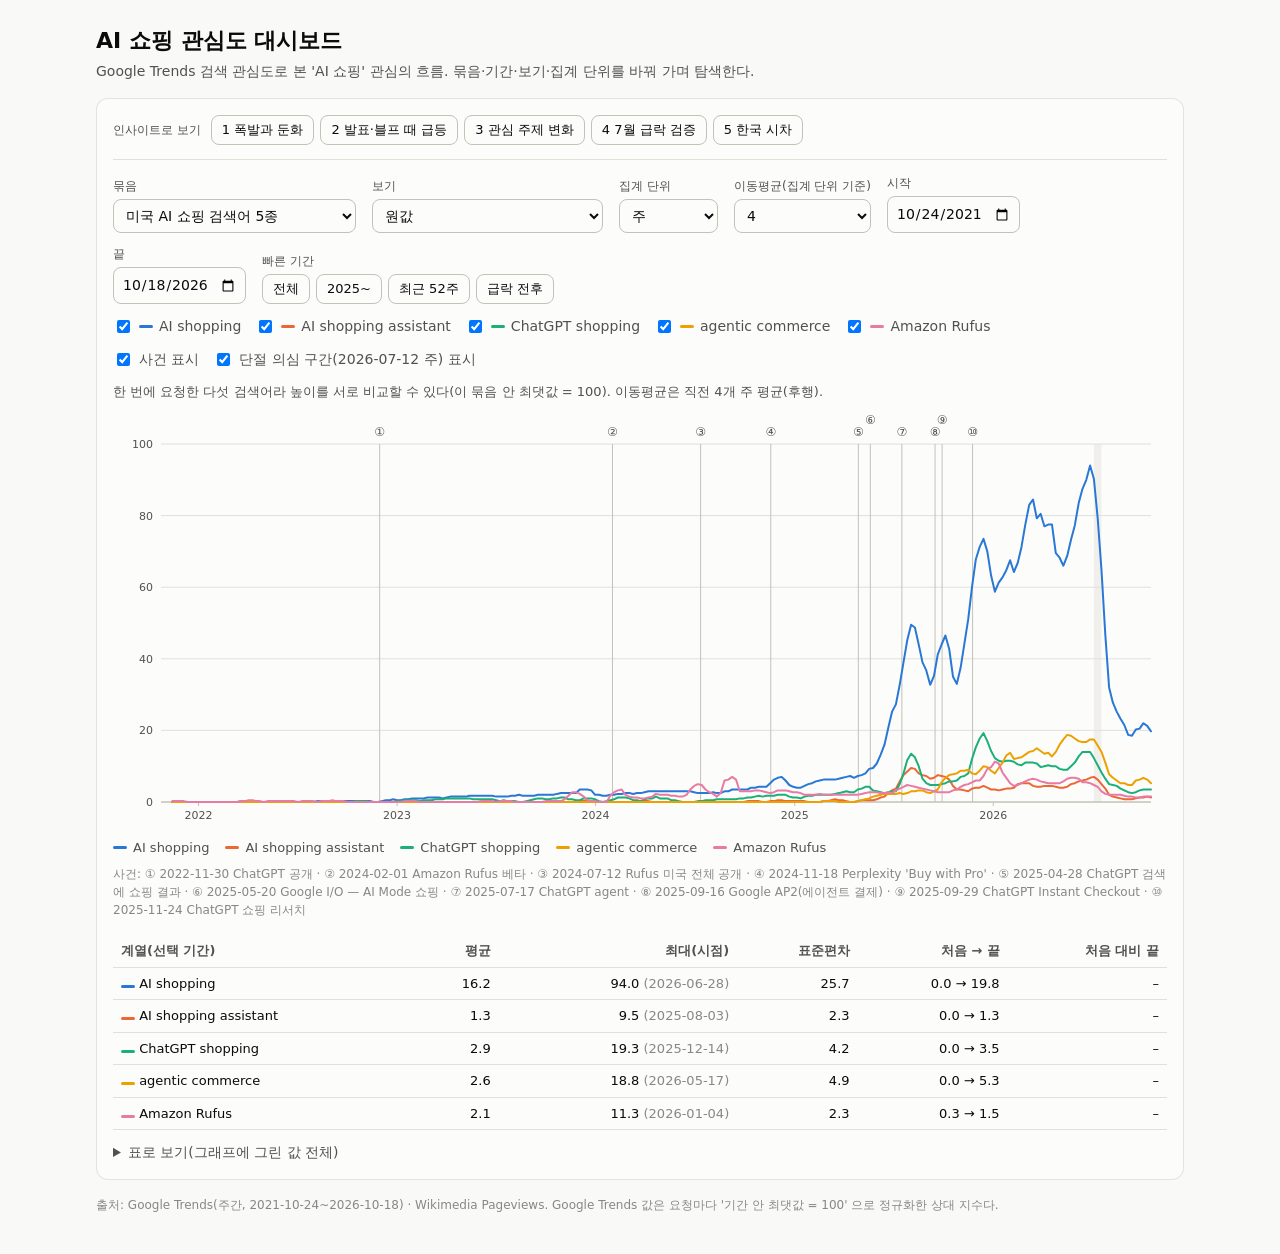
<file: AI_final/mission1/dashboard/index.html>
<!doctype html>
<html lang="ko">
<head>
<meta charset="utf-8">
<meta name="viewport" content="width=device-width, initial-scale=1">
<title>AI 쇼핑 관심도 대시보드</title>
<style>
:root {
  color-scheme: light;
  --page: #f9f9f7; --surface: #fcfcfb; --ink: #0b0b0b; --ink-2: #52514e; --muted: #898781;
  --grid: #e1e0d9; --axis: #c3c2b7; --wash: #f0efec; --border: rgba(11,11,11,0.10);
  --s1: #2a78d6; --s2: #eb6834; --s3: #1baf7a; --s4: #eda100; --s5: #e87ba4;
  --focus: #2a78d6; --hl: rgba(42,120,214,0.10);
}
@media (prefers-color-scheme: dark) {
  :root:not([data-theme="light"]) {
    color-scheme: dark;
    --page: #0d0d0d; --surface: #1a1a19; --ink: #f0efec; --ink-2: #c3c2b7; --muted: #898781;
    --grid: #2c2c2a; --axis: #383835; --wash: #262624; --border: rgba(255,255,255,0.10);
    --s1: #3987e5; --s2: #d95926; --s3: #199e70; --s4: #c98500; --s5: #d55181; --focus: #3987e5;
    --hl: rgba(57,135,229,0.20);
  }
}
:root[data-theme="dark"] {
  color-scheme: dark;
  --page: #0d0d0d; --surface: #1a1a19; --ink: #f0efec; --ink-2: #c3c2b7; --muted: #898781;
  --grid: #2c2c2a; --axis: #383835; --wash: #262624; --border: rgba(255,255,255,0.10);
  --s1: #3987e5; --s2: #d95926; --s3: #199e70; --s4: #c98500; --s5: #d55181; --focus: #3987e5;
  --hl: rgba(57,135,229,0.20);
}
* { box-sizing: border-box; }
body { margin: 0; background: var(--page); color: var(--ink);
  font-family: system-ui, -apple-system, "Apple SD Gothic Neo", "Malgun Gothic", "Noto Sans KR", sans-serif;
  font-size: 14px; line-height: 1.5; }
main { max-width: 1120px; margin: 0 auto; padding: 24px 16px 40px; }
h1 { font-size: 22px; margin: 0 0 4px; font-weight: 700; }
.lead { color: var(--ink-2); margin: 0 0 16px; }
.card { background: var(--surface); border: 1px solid var(--border); border-radius: 12px; padding: 16px; }
.filters { display: flex; flex-wrap: wrap; gap: 12px 16px; align-items: flex-end; margin-bottom: 12px; }
.field { display: flex; flex-direction: column; gap: 4px; }
.field > span { font-size: 12px; color: var(--ink-2); }
select, input[type=date], button { font: inherit; color: var(--ink); background: var(--surface);
  border: 1px solid var(--axis); border-radius: 8px; padding: 6px 8px; min-height: 34px; }
button { cursor: pointer; }
button:hover { background: var(--wash); }
:focus-visible { outline: 2px solid var(--focus); outline-offset: 2px; }
.presets { display: flex; gap: 6px; flex-wrap: wrap; }
.presets button { font-size: 13px; padding: 4px 10px; min-height: 30px; }
.toggles { display: flex; flex-wrap: wrap; gap: 6px 14px; margin: 4px 0 12px; }
.toggles label { display: inline-flex; align-items: center; gap: 6px; cursor: pointer; color: var(--ink-2); }
.swatch { width: 14px; height: 3px; border-radius: 2px; display: inline-block; }
.note { color: var(--ink-2); font-size: 13px; margin: 0 0 8px; }
.warn { color: var(--ink-2); font-size: 13px; margin: 4px 0 0; }
.chart-wrap { position: relative; }
svg { display: block; width: 100%; height: auto; }
svg text { fill: var(--ink-2); font-size: 11px; }
.tooltip { position: absolute; pointer-events: none; background: var(--surface); border: 1px solid var(--border);
  border-radius: 8px; padding: 8px 10px; font-size: 12px; box-shadow: 0 4px 16px rgba(0,0,0,0.08);
  min-width: 160px; display: none; }
.tooltip .row { display: flex; align-items: center; gap: 6px; justify-content: space-between; }
.tooltip .row span:first-child { display: inline-flex; align-items: center; gap: 6px; color: var(--ink-2); }
.tooltip b { font-variant-numeric: tabular-nums; }
.legend { display: flex; flex-wrap: wrap; gap: 4px 16px; margin: 8px 0 0; color: var(--ink-2); font-size: 13px; }
.legend span { display: inline-flex; align-items: center; gap: 6px; }
.eventkey { color: var(--muted); font-size: 12px; margin: 8px 0 0; }
table { border-collapse: collapse; width: 100%; font-size: 13px; }
th, td { text-align: right; padding: 6px 8px; border-bottom: 1px solid var(--grid); font-variant-numeric: tabular-nums; }
th:first-child, td:first-child { text-align: left; }
th { color: var(--ink-2); font-weight: 600; }
.summary { margin-top: 16px; overflow-x: auto; }
details { margin-top: 12px; }
details summary { cursor: pointer; color: var(--ink-2); }
.table-scroll { max-height: 360px; overflow: auto; margin-top: 8px; }
footer { color: var(--muted); font-size: 12px; margin-top: 16px; }
.insights { display: flex; flex-wrap: wrap; gap: 6px; align-items: center; margin-bottom: 14px; padding-bottom: 14px;
  border-bottom: 1px solid var(--grid); }
.insights > span { font-size: 12px; color: var(--ink-2); margin-right: 4px; }
.insights button { font-size: 13px; padding: 4px 10px; min-height: 30px; }
.insights button[aria-pressed="true"] { border-color: var(--ink); background: var(--wash); font-weight: 600; }
.insight { background: var(--wash); border-radius: 10px; padding: 12px 14px; margin: 4px 0 12px; }
.insight[hidden] { display: none; }
.insight .kicker { font-size: 12px; color: var(--muted); }
.insight h2 { font-size: 17px; margin: 2px 0 6px; }
.insight p { margin: 0 0 6px; }
.insight ul { margin: 0 0 6px; padding-left: 18px; color: var(--ink-2); font-size: 13px; }
.insight .ref { font-size: 12px; color: var(--muted); margin: 0; }
</style>
</head>
<body>
<main>
  <h1>AI 쇼핑 관심도 대시보드</h1>
  <p class="lead">Google Trends 검색 관심도로 본 'AI 쇼핑' 관심의 흐름. 묶음·기간·보기·집계 단위를 바꿔 가며 탐색한다.</p>
  <section class="card">
    <div class="insights" id="insightButtons" role="group" aria-label="인사이트로 보기"></div>
    <div class="filters" role="group" aria-label="필터">
      <label class="field"><span>묶음</span><select id="group"></select></label>
      <label class="field"><span>보기</span>
        <select id="view">
          <option value="raw">원값</option>
          <option value="index">지수(기간 첫 4개 평균 = 100)</option>
          <option value="pop">직전 대비 변화율(%)</option>
          <option value="yoy">전년 같은 시기 대비(%)</option>
        </select></label>
      <label class="field"><span>집계 단위</span>
        <select id="agg"><option value="W">주</option><option value="M">월 평균</option><option value="Q">분기 평균</option></select></label>
      <label class="field"><span>이동평균(집계 단위 기준)</span>
        <select id="ma"><option value="1">없음</option><option value="3">3</option><option value="4">4</option><option value="8">8</option><option value="13">13</option></select></label>
      <label class="field"><span>시작</span><input type="date" id="from"></label>
      <label class="field"><span>끝</span><input type="date" id="to"></label>
      <div class="field"><span>빠른 기간</span>
        <div class="presets">
          <button type="button" data-preset="all">전체</button>
          <button type="button" data-preset="2025">2025~</button>
          <button type="button" data-preset="52">최근 52주</button>
          <button type="button" data-preset="break">급락 전후</button>
        </div></div>
    </div>
    <div class="toggles" id="seriesToggles" role="group" aria-label="계열 표시"></div>
    <div class="toggles">
      <label><input type="checkbox" id="ev"> 사건 표시</label>
      <label><input type="checkbox" id="br"> 단절 의심 구간(2026-07-12 주) 표시</label>
    </div>
    <div class="insight" id="insightPanel" hidden aria-live="polite"></div>
    <p class="note" id="groupNote"></p>
    <div class="chart-wrap" id="chartWrap">
      <svg id="chart" role="img" aria-labelledby="chartTitle" tabindex="0"><title id="chartTitle">AI 쇼핑 관심도 추이</title></svg>
      <div class="tooltip" id="tooltip" role="status" aria-live="polite"></div>
    </div>
    <div class="legend" id="legend"></div>
    <p class="warn" id="warn"></p>
    <p class="eventkey" id="eventKey"></p>
    <div class="summary"><table id="summary"></table></div>
    <details><summary>표로 보기(그래프에 그린 값 전체)</summary><div class="table-scroll"><table id="dataTable"></table></div></details>
  </section>
  <footer id="footer"></footer>
</main>
<script>
const DATA = {"dates":["2021-10-24","2021-10-31","2021-11-07","2021-11-14","2021-11-21","2021-11-28","2021-12-05","2021-12-12","2021-12-19","2021-12-26","2022-01-02","2022-01-09","2022-01-16","2022-01-23","2022-01-30","2022-02-06","2022-02-13","2022-02-20","2022-02-27","2022-03-06","2022-03-13","2022-03-20","2022-03-27","2022-04-03","2022-04-10","2022-04-17","2022-04-24","2022-05-01","2022-05-08","2022-05-15","2022-05-22","2022-05-29","2022-06-05","2022-06-12","2022-06-19","2022-06-26","2022-07-03","2022-07-10","2022-07-17","2022-07-24","2022-07-31","2022-08-07","2022-08-14","2022-08-21","2022-08-28","2022-09-04","2022-09-11","2022-09-18","2022-09-25","2022-10-02","2022-10-09","2022-10-16","2022-10-23","2022-10-30","2022-11-06","2022-11-13","2022-11-20","2022-11-27","2022-12-04","2022-12-11","2022-12-18","2022-12-25","2023-01-01","2023-01-08","2023-01-15","2023-01-22","2023-01-29","2023-02-05","2023-02-12","2023-02-19","2023-02-26","2023-03-05","2023-03-12","2023-03-19","2023-03-26","2023-04-02","2023-04-09","2023-04-16","2023-04-23","2023-04-30","2023-05-07","2023-05-14","2023-05-21","2023-05-28","2023-06-04","2023-06-11","2023-06-18","2023-06-25","2023-07-02","2023-07-09","2023-07-16","2023-07-23","2023-07-30","2023-08-06","2023-08-13","2023-08-20","2023-08-27","2023-09-03","2023-09-10","2023-09-17","2023-09-24","2023-10-01","2023-10-08","2023-10-15","2023-10-22","2023-10-29","2023-11-05","2023-11-12","2023-11-19","2023-11-26","2023-12-03","2023-12-10","2023-12-17","2023-12-24","2023-12-31","2024-01-07","2024-01-14","2024-01-21","2024-01-28","2024-02-04","2024-02-11","2024-02-18","2024-02-25","2024-03-03","2024-03-10","2024-03-17","2024-03-24","2024-03-31","2024-04-07","2024-04-14","2024-04-21","2024-04-28","2024-05-05","2024-05-12","2024-05-19","2024-05-26","2024-06-02","2024-06-09","2024-06-16","2024-06-23","2024-06-30","2024-07-07","2024-07-14","2024-07-21","2024-07-28","2024-08-04","2024-08-11","2024-08-18","2024-08-25","2024-09-01","2024-09-08","2024-09-15","2024-09-22","2024-09-29","2024-10-06","2024-10-13","2024-10-20","2024-10-27","2024-11-03","2024-11-10","2024-11-17","2024-11-24","2024-12-01","2024-12-08","2024-12-15","2024-12-22","2024-12-29","2025-01-05","2025-01-12","2025-01-19","2025-01-26","2025-02-02","2025-02-09","2025-02-16","2025-02-23","2025-03-02","2025-03-09","2025-03-16","2025-03-23","2025-03-30","2025-04-06","2025-04-13","2025-04-20","2025-04-27","2025-05-04","2025-05-11","2025-05-18","2025-05-25","2025-06-01","2025-06-08","2025-06-15","2025-06-22","2025-06-29","2025-07-06","2025-07-13","2025-07-20","2025-07-27","2025-08-03","2025-08-10","2025-08-17","2025-08-24","2025-08-31","2025-09-07","2025-09-14","2025-09-21","2025-09-28","2025-10-05","2025-10-12","2025-10-19","2025-10-26","2025-11-02","2025-11-09","2025-11-16","2025-11-23","2025-11-30","2025-12-07","2025-12-14","2025-12-21","2025-12-28","2026-01-04","2026-01-11","2026-01-18","2026-01-25","2026-02-01","2026-02-08","2026-02-15","2026-02-22","2026-03-01","2026-03-08","2026-03-15","2026-03-22","2026-03-29","2026-04-05","2026-04-12","2026-04-19","2026-04-26","2026-05-03","2026-05-10","2026-05-17","2026-05-24","2026-05-31","2026-06-07","2026-06-14","2026-06-21","2026-06-28","2026-07-05","2026-07-12","2026-07-19","2026-07-26","2026-08-02","2026-08-09","2026-08-16","2026-08-23","2026-08-30","2026-09-06","2026-09-13","2026-09-20","2026-09-27","2026-10-04","2026-10-11","2026-10-18"],"groups":[{"id":"us","label":"미국 AI 쇼핑 검색어 5종","note":"한 번에 요청한 다섯 검색어라 높이를 서로 비교할 수 있다(이 묶음 안 최댓값 = 100).","series":[{"key":"AI shopping","label":"AI shopping","values":[0.0,0.0,0.0,0.0,0.0,0.0,0.0,0.0,0.0,0.0,0.0,0.0,0.0,0.0,0.0,0.0,0.0,0.0,0.0,0.0,0.0,1.0,0.0,0.0,0.0,0.0,0.0,0.0,0.0,0.0,0.0,0.0,0.0,0.0,0.0,0.0,0.0,0.0,0.0,0.0,0.0,1.0,0.0,0.0,0.0,0.0,0.0,0.0,1.0,0.0,0.0,0.0,1.0,0.0,0.0,0.0,0.0,0.0,1.0,1.0,0.0,1.0,0.0,1.0,1.0,1.0,1.0,1.0,1.0,1.0,2.0,1.0,1.0,1.0,1.0,2.0,2.0,1.0,1.0,2.0,2.0,2.0,1.0,2.0,2.0,2.0,1.0,2.0,1.0,2.0,1.0,2.0,2.0,2.0,2.0,1.0,2.0,2.0,2.0,2.0,2.0,2.0,2.0,2.0,3.0,3.0,2.0,2.0,3.0,3.0,6.0,2.0,3.0,2.0,1.0,2.0,2.0,2.0,2.0,2.0,3.0,2.0,3.0,2.0,2.0,3.0,3.0,3.0,3.0,3.0,3.0,3.0,3.0,3.0,3.0,3.0,3.0,3.0,3.0,3.0,2.0,2.0,3.0,3.0,2.0,3.0,2.0,3.0,4.0,3.0,4.0,3.0,4.0,3.0,4.0,5.0,4.0,4.0,4.0,5.0,8.0,8.0,6.0,6.0,4.0,3.0,4.0,5.0,4.0,5.0,6.0,6.0,6.0,6.0,7.0,6.0,6.0,6.0,8.0,7.0,7.0,7.0,6.0,9.0,8.0,9.0,11.0,10.0,13.0,19.0,22.0,29.0,31.0,27.0,44.0,54.0,56.0,44.0,41.0,35.0,36.0,35.0,25.0,45.0,60.0,46.0,35.0,30.0,29.0,38.0,53.0,57.0,56.0,74.0,84.0,71.0,65.0,60.0,57.0,53.0,75.0,66.0,65.0,64.0,62.0,76.0,83.0,89.0,84.0,82.0,62.0,94.0,70.0,84.0,62.0,62.0,65.0,75.0,73.0,80.0,81.0,100.0,89.0,90.0,97.0,85.0,45.0,32.0,25.0,26.0,28.0,22.0,17.0,19.0,17.0,21.0,24.0,20.0,23.0,18.0,18.0]},{"key":"AI shopping assistant","label":"AI shopping assistant","values":[0.0,0.0,0.0,0.0,0.0,0.0,0.0,0.0,0.0,0.0,0.0,0.0,0.0,0.0,0.0,0.0,0.0,0.0,0.0,0.0,0.0,0.0,0.0,0.0,0.0,0.0,0.0,0.0,0.0,0.0,0.0,0.0,0.0,0.0,0.0,0.0,0.0,0.0,0.0,0.0,0.0,0.0,0.0,0.0,0.0,0.0,0.0,0.0,0.0,0.0,0.0,0.0,0.0,0.0,0.0,0.0,0.0,0.0,0.0,0.0,0.0,0.0,0.0,0.0,0.0,0.0,0.0,0.0,0.0,0.0,0.0,0.0,0.0,0.0,0.0,0.0,0.0,0.0,0.0,0.0,0.0,0.0,0.0,0.0,0.0,0.0,0.0,0.0,0.0,0.0,0.0,0.0,0.0,0.0,0.0,0.0,0.0,0.0,0.0,0.0,0.0,0.0,0.0,0.0,0.0,0.0,0.0,0.0,0.0,0.0,1.0,0.0,0.0,0.0,0.0,0.0,0.0,0.0,0.0,0.0,0.0,0.0,0.0,0.0,0.0,1.0,0.0,0.0,0.0,0.0,0.0,0.0,0.0,0.0,0.0,0.0,0.0,0.0,0.0,0.0,0.0,0.0,0.0,0.0,0.0,0.0,0.0,0.0,0.0,0.0,0.0,0.0,0.0,0.0,1.0,0.0,0.0,0.0,0.0,0.0,1.0,0.0,1.0,0.0,0.0,0.0,1.0,0.0,0.0,0.0,0.0,0.0,0.0,0.0,1.0,0.0,1.0,1.0,0.0,0.0,0.0,0.0,0.0,1.0,1.0,0.0,0.0,1.0,2.0,2.0,1.0,5.0,5.0,4.0,9.0,12.0,9.0,8.0,8.0,7.0,7.0,7.0,5.0,8.0,10.0,6.0,4.0,5.0,3.0,2.0,4.0,4.0,2.0,5.0,5.0,4.0,4.0,3.0,3.0,4.0,3.0,4.0,4.0,4.0,4.0,8.0,5.0,4.0,4.0,5.0,4.0,4.0,5.0,5.0,4.0,3.0,4.0,5.0,5.0,6.0,5.0,7.0,6.0,7.0,7.0,8.0,3.0,2.0,2.0,1.0,1.0,1.0,1.0,0.0,1.0,1.0,2.0,1.0,1.0,2.0,1.0]},{"key":"ChatGPT shopping","label":"ChatGPT shopping","values":[0.0,0.0,0.0,0.0,0.0,0.0,0.0,0.0,0.0,0.0,0.0,0.0,0.0,0.0,0.0,0.0,0.0,0.0,0.0,0.0,0.0,0.0,0.0,0.0,0.0,0.0,0.0,0.0,0.0,0.0,0.0,0.0,0.0,0.0,0.0,0.0,0.0,0.0,0.0,0.0,0.0,0.0,0.0,0.0,0.0,0.0,0.0,0.0,0.0,0.0,0.0,1.0,0.0,0.0,0.0,0.0,0.0,0.0,0.0,0.0,0.0,0.0,1.0,0.0,1.0,0.0,1.0,0.0,0.0,1.0,1.0,0.0,1.0,1.0,1.0,1.0,1.0,1.0,1.0,1.0,1.0,1.0,0.0,1.0,1.0,1.0,0.0,1.0,0.0,0.0,1.0,0.0,0.0,0.0,0.0,0.0,1.0,1.0,1.0,1.0,1.0,0.0,1.0,2.0,1.0,1.0,1.0,0.0,1.0,0.0,1.0,2.0,1.0,0.0,0.0,0.0,0.0,1.0,1.0,1.0,2.0,1.0,1.0,0.0,0.0,1.0,0.0,2.0,1.0,1.0,2.0,0.0,1.0,1.0,0.0,0.0,0.0,0.0,0.0,0.0,0.0,1.0,0.0,1.0,0.0,1.0,1.0,1.0,0.0,1.0,1.0,1.0,1.0,1.0,2.0,1.0,2.0,2.0,1.0,2.0,2.0,2.0,2.0,2.0,2.0,0.0,1.0,2.0,1.0,2.0,2.0,2.0,2.0,2.0,2.0,2.0,2.0,3.0,3.0,3.0,3.0,2.0,3.0,6.0,4.0,4.0,3.0,2.0,3.0,3.0,2.0,3.0,4.0,3.0,10.0,15.0,19.0,10.0,6.0,5.0,5.0,5.0,4.0,5.0,5.0,6.0,5.0,7.0,5.0,7.0,9.0,8.0,8.0,23.0,22.0,18.0,14.0,14.0,11.0,10.0,11.0,13.0,12.0,10.0,10.0,10.0,11.0,13.0,10.0,10.0,10.0,9.0,11.0,11.0,9.0,9.0,8.0,10.0,9.0,13.0,12.0,17.0,14.0,13.0,12.0,10.0,6.0,5.0,5.0,4.0,5.0,4.0,2.0,2.0,3.0,3.0,3.0,4.0,4.0,3.0,3.0]},{"key":"agentic commerce","label":"agentic commerce","values":[0.0,0.0,0.0,0.0,0.0,0.0,0.0,0.0,0.0,0.0,0.0,0.0,0.0,0.0,0.0,0.0,0.0,0.0,0.0,0.0,0.0,0.0,0.0,0.0,0.0,0.0,0.0,0.0,0.0,0.0,0.0,0.0,0.0,0.0,0.0,0.0,0.0,0.0,0.0,0.0,0.0,0.0,0.0,0.0,0.0,0.0,0.0,0.0,0.0,0.0,0.0,0.0,0.0,0.0,0.0,0.0,0.0,0.0,0.0,0.0,0.0,0.0,0.0,0.0,0.0,0.0,0.0,0.0,0.0,0.0,0.0,0.0,0.0,0.0,0.0,0.0,0.0,0.0,0.0,0.0,0.0,0.0,0.0,0.0,0.0,0.0,0.0,0.0,0.0,0.0,0.0,0.0,0.0,0.0,0.0,0.0,0.0,0.0,0.0,0.0,0.0,0.0,0.0,0.0,0.0,0.0,0.0,0.0,0.0,0.0,0.0,0.0,0.0,0.0,0.0,0.0,0.0,0.0,0.0,0.0,0.0,0.0,0.0,0.0,0.0,0.0,0.0,0.0,0.0,0.0,0.0,0.0,0.0,0.0,0.0,0.0,0.0,0.0,0.0,0.0,0.0,0.0,0.0,0.0,0.0,0.0,0.0,0.0,0.0,0.0,0.0,0.0,0.0,0.0,0.0,0.0,0.0,0.0,0.0,0.0,0.0,0.0,0.0,0.0,0.0,0.0,0.0,0.0,0.0,0.0,0.0,0.0,0.0,0.0,1.0,0.0,0.0,0.0,0.0,0.0,0.0,0.0,0.0,1.0,1.0,1.0,1.0,3.0,2.0,2.0,2.0,3.0,2.0,2.0,3.0,2.0,3.0,4.0,3.0,3.0,3.0,2.0,2.0,5.0,5.0,10.0,7.0,8.0,6.0,11.0,10.0,8.0,7.0,7.0,9.0,12.0,12.0,6.0,5.0,9.0,18.0,12.0,13.0,12.0,11.0,13.0,14.0,15.0,14.0,14.0,17.0,12.0,11.0,15.0,13.0,17.0,19.0,21.0,18.0,16.0,16.0,18.0,17.0,16.0,19.0,18.0,10.0,9.0,7.0,5.0,6.0,6.0,4.0,5.0,4.0,6.0,9.0,6.0,6.0,4.0,5.0]},{"key":"Amazon Rufus","label":"Amazon Rufus","values":[0.0,0.0,0.0,1.0,0.0,0.0,0.0,0.0,0.0,0.0,0.0,0.0,0.0,0.0,0.0,0.0,0.0,0.0,0.0,0.0,0.0,1.0,0.0,1.0,0.0,0.0,0.0,0.0,1.0,0.0,0.0,0.0,1.0,0.0,0.0,0.0,0.0,1.0,0.0,0.0,0.0,0.0,1.0,0.0,0.0,1.0,0.0,0.0,0.0,0.0,0.0,0.0,0.0,0.0,0.0,0.0,0.0,0.0,0.0,0.0,0.0,0.0,0.0,0.0,1.0,0.0,0.0,0.0,0.0,0.0,0.0,0.0,0.0,0.0,0.0,0.0,0.0,0.0,0.0,0.0,0.0,0.0,0.0,0.0,1.0,0.0,0.0,0.0,0.0,1.0,0.0,0.0,0.0,0.0,0.0,0.0,0.0,0.0,0.0,0.0,0.0,1.0,0.0,0.0,0.0,1.0,2.0,4.0,4.0,1.0,0.0,1.0,0.0,0.0,0.0,0.0,0.0,0.0,7.0,4.0,2.0,1.0,1.0,2.0,1.0,1.0,0.0,2.0,2.0,2.0,3.0,1.0,2.0,2.0,2.0,1.0,1.0,2.0,4.0,7.0,5.0,4.0,3.0,2.0,2.0,2.0,0.0,6.0,16.0,3.0,3.0,3.0,3.0,3.0,3.0,3.0,4.0,3.0,2.0,2.0,3.0,4.0,4.0,2.0,3.0,3.0,3.0,2.0,2.0,1.0,3.0,2.0,2.0,2.0,2.0,2.0,2.0,2.0,2.0,2.0,2.0,2.0,2.0,2.0,3.0,3.0,3.0,2.0,3.0,2.0,3.0,3.0,2.0,5.0,5.0,5.0,4.0,4.0,4.0,4.0,3.0,3.0,3.0,3.0,2.0,3.0,3.0,3.0,4.0,4.0,6.0,5.0,5.0,6.0,8.0,5.0,10.0,14.0,10.0,11.0,8.0,4.0,4.0,5.0,5.0,5.0,6.0,7.0,7.0,6.0,5.0,5.0,6.0,5.0,5.0,5.0,6.0,7.0,8.0,6.0,6.0,6.0,4.0,6.0,5.0,4.0,2.0,1.0,2.0,3.0,2.0,1.0,2.0,2.0,1.0,1.0,1.0,2.0,2.0,1.0,1.0]}],"unit":"검색 관심도"},{"id":"uskr","label":"미국 vs 한국","note":"두 나라 값은 각자 최댓값 = 100 이라 높이가 아니라 모양과 시점을 비교한다.","series":[{"key":"us:AI shopping","label":"미국 'AI shopping'","values":[0.0,0.0,0.0,0.0,0.0,0.0,0.0,0.0,0.0,0.0,0.0,0.0,0.0,0.0,0.0,0.0,0.0,0.0,0.0,0.0,0.0,1.0,0.0,0.0,0.0,0.0,0.0,0.0,0.0,0.0,0.0,0.0,0.0,0.0,0.0,0.0,0.0,0.0,0.0,0.0,0.0,1.0,0.0,0.0,0.0,0.0,0.0,0.0,1.0,0.0,0.0,0.0,1.0,0.0,0.0,0.0,0.0,0.0,1.0,1.0,0.0,1.0,0.0,1.0,1.0,1.0,1.0,1.0,1.0,1.0,2.0,1.0,1.0,1.0,1.0,2.0,2.0,1.0,1.0,2.0,2.0,2.0,1.0,2.0,2.0,2.0,1.0,2.0,1.0,2.0,1.0,2.0,2.0,2.0,2.0,1.0,2.0,2.0,2.0,2.0,2.0,2.0,2.0,2.0,3.0,3.0,2.0,2.0,3.0,3.0,6.0,2.0,3.0,2.0,1.0,2.0,2.0,2.0,2.0,2.0,3.0,2.0,3.0,2.0,2.0,3.0,3.0,3.0,3.0,3.0,3.0,3.0,3.0,3.0,3.0,3.0,3.0,3.0,3.0,3.0,2.0,2.0,3.0,3.0,2.0,3.0,2.0,3.0,4.0,3.0,4.0,3.0,4.0,3.0,4.0,5.0,4.0,4.0,4.0,5.0,8.0,8.0,6.0,6.0,4.0,3.0,4.0,5.0,4.0,5.0,6.0,6.0,6.0,6.0,7.0,6.0,6.0,6.0,8.0,7.0,7.0,7.0,6.0,9.0,8.0,9.0,11.0,10.0,13.0,19.0,22.0,29.0,31.0,27.0,44.0,54.0,56.0,44.0,41.0,35.0,36.0,35.0,25.0,45.0,60.0,46.0,35.0,30.0,29.0,38.0,53.0,57.0,56.0,74.0,84.0,71.0,65.0,60.0,57.0,53.0,75.0,66.0,65.0,64.0,62.0,76.0,83.0,89.0,84.0,82.0,62.0,94.0,70.0,84.0,62.0,62.0,65.0,75.0,73.0,80.0,81.0,100.0,89.0,90.0,97.0,85.0,45.0,32.0,25.0,26.0,28.0,22.0,17.0,19.0,17.0,21.0,24.0,20.0,23.0,18.0,18.0]},{"key":"kr:AI 쇼핑","label":"한국 'AI 쇼핑'","values":[0.0,0.0,0.0,0.0,0.0,0.0,0.0,0.0,0.0,0.0,0.0,0.0,0.0,0.0,0.0,0.0,0.0,0.0,0.0,0.0,0.0,0.0,0.0,0.0,0.0,0.0,0.0,0.0,13.0,0.0,0.0,0.0,0.0,0.0,0.0,0.0,0.0,0.0,0.0,0.0,0.0,0.0,0.0,0.0,0.0,0.0,0.0,0.0,0.0,0.0,0.0,0.0,0.0,0.0,0.0,0.0,0.0,0.0,0.0,0.0,0.0,0.0,0.0,0.0,0.0,0.0,0.0,0.0,0.0,0.0,0.0,0.0,0.0,0.0,0.0,0.0,0.0,0.0,0.0,18.0,0.0,0.0,11.0,0.0,0.0,0.0,0.0,0.0,0.0,0.0,0.0,0.0,0.0,0.0,0.0,0.0,0.0,0.0,0.0,0.0,0.0,0.0,0.0,0.0,0.0,0.0,0.0,0.0,0.0,0.0,0.0,0.0,0.0,0.0,0.0,0.0,0.0,0.0,0.0,0.0,0.0,0.0,0.0,0.0,0.0,0.0,0.0,0.0,0.0,0.0,0.0,0.0,0.0,0.0,0.0,0.0,0.0,0.0,0.0,0.0,0.0,0.0,0.0,0.0,0.0,0.0,0.0,0.0,0.0,0.0,0.0,0.0,0.0,0.0,0.0,0.0,0.0,0.0,0.0,0.0,0.0,0.0,0.0,0.0,13.0,0.0,0.0,0.0,0.0,0.0,0.0,0.0,0.0,13.0,0.0,0.0,16.0,16.0,0.0,17.0,0.0,0.0,0.0,0.0,13.0,0.0,11.0,0.0,0.0,14.0,18.0,27.0,15.0,0.0,14.0,0.0,0.0,0.0,0.0,14.0,0.0,13.0,0.0,0.0,0.0,0.0,0.0,13.0,0.0,19.0,39.0,37.0,55.0,52.0,70.0,52.0,68.0,46.0,39.0,58.0,57.0,50.0,38.0,41.0,54.0,32.0,84.0,60.0,66.0,91.0,70.0,55.0,54.0,64.0,54.0,65.0,83.0,99.0,78.0,93.0,70.0,86.0,76.0,61.0,100.0,75.0,46.0,15.0,23.0,20.0,27.0,32.0,14.0,16.0,17.0,22.0,0.0,0.0,21.0,12.0,13.0]}],"unit":"검색 관심도"},{"id":"longtail","label":"대조: 쇼핑 소량 검색어(미국)","note":"'AI shopping' 과 비슷한 규모의 비(非)AI 쇼핑 검색어. 7월 급락 검증용(같은 요청 안 최댓값 = 100).","series":[{"key":"AI shopping","label":"AI shopping","values":[0.0,0.0,0.0,0.0,0.0,0.0,0.0,0.0,0.0,0.0,0.0,0.0,0.0,0.0,0.0,0.0,0.0,0.0,0.0,0.0,0.0,0.0,0.0,0.0,0.0,0.0,0.0,0.0,0.0,0.0,0.0,0.0,0.0,0.0,0.0,0.0,0.0,0.0,0.0,0.0,0.0,0.0,0.0,0.0,0.0,0.0,0.0,0.0,0.0,0.0,0.0,0.0,0.0,0.0,0.0,0.0,0.0,0.0,0.0,0.0,0.0,0.0,0.0,0.0,0.0,0.0,0.0,0.0,0.0,0.0,0.0,0.0,0.0,0.0,0.0,0.0,0.0,0.0,0.0,0.0,0.0,0.0,0.0,0.0,0.0,0.0,0.0,0.0,0.0,0.0,0.0,0.0,0.0,0.0,0.0,0.0,0.0,0.0,0.0,0.0,0.0,0.0,0.0,0.0,0.0,0.0,0.0,0.0,0.0,0.0,1.0,0.0,0.0,0.0,0.0,0.0,0.0,0.0,0.0,0.0,0.0,0.0,0.0,0.0,0.0,0.0,0.0,0.0,0.0,0.0,0.0,0.0,0.0,0.0,0.0,0.0,0.0,0.0,0.0,0.0,0.0,0.0,0.0,0.0,0.0,0.0,0.0,0.0,0.0,0.0,0.0,0.0,0.0,0.0,1.0,1.0,0.0,0.0,1.0,1.0,1.0,1.0,1.0,1.0,1.0,0.0,1.0,1.0,0.0,1.0,1.0,1.0,1.0,1.0,1.0,1.0,1.0,1.0,1.0,1.0,1.0,1.0,1.0,1.0,1.0,1.0,1.0,1.0,2.0,2.0,3.0,3.0,4.0,3.0,5.0,6.0,7.0,5.0,5.0,4.0,4.0,4.0,3.0,5.0,7.0,5.0,4.0,3.0,3.0,4.0,6.0,7.0,7.0,9.0,10.0,8.0,8.0,7.0,7.0,6.0,9.0,8.0,8.0,8.0,7.0,9.0,10.0,10.0,10.0,10.0,7.0,11.0,8.0,10.0,7.0,7.0,8.0,9.0,9.0,9.0,10.0,12.0,10.0,11.0,11.0,10.0,5.0,4.0,3.0,3.0,3.0,3.0,2.0,2.0,2.0,2.0,3.0,2.0,3.0,2.0,2.0]},{"key":"online shopping","label":"online shopping","values":[38.0,40.0,43.0,42.0,47.0,46.0,45.0,45.0,38.0,36.0,33.0,29.0,28.0,32.0,32.0,31.0,31.0,34.0,32.0,32.0,33.0,34.0,31.0,33.0,31.0,31.0,31.0,32.0,31.0,31.0,31.0,29.0,33.0,31.0,31.0,30.0,33.0,32.0,31.0,30.0,33.0,32.0,33.0,30.0,30.0,30.0,30.0,30.0,30.0,31.0,31.0,33.0,29.0,33.0,34.0,37.0,42.0,41.0,39.0,40.0,35.0,33.0,29.0,28.0,27.0,26.0,27.0,26.0,27.0,28.0,30.0,29.0,27.0,26.0,28.0,30.0,28.0,26.0,29.0,30.0,28.0,26.0,27.0,29.0,29.0,28.0,27.0,29.0,29.0,29.0,27.0,28.0,27.0,25.0,24.0,25.0,26.0,26.0,26.0,23.0,24.0,26.0,26.0,28.0,28.0,30.0,32.0,34.0,40.0,38.0,37.0,38.0,33.0,27.0,26.0,24.0,26.0,24.0,21.0,20.0,19.0,20.0,20.0,20.0,18.0,20.0,19.0,21.0,20.0,20.0,20.0,20.0,21.0,20.0,20.0,19.0,21.0,19.0,21.0,20.0,22.0,21.0,20.0,23.0,21.0,22.0,21.0,21.0,20.0,22.0,20.0,21.0,20.0,21.0,24.0,22.0,22.0,21.0,22.0,23.0,28.0,32.0,31.0,30.0,26.0,24.0,23.0,22.0,21.0,21.0,21.0,21.0,20.0,21.0,22.0,22.0,21.0,20.0,21.0,22.0,21.0,22.0,21.0,22.0,24.0,23.0,19.0,20.0,21.0,21.0,21.0,23.0,23.0,24.0,24.0,27.0,31.0,24.0,24.0,21.0,21.0,23.0,20.0,22.0,23.0,22.0,21.0,21.0,22.0,24.0,23.0,26.0,27.0,42.0,49.0,45.0,36.0,29.0,31.0,29.0,31.0,31.0,30.0,31.0,30.0,31.0,31.0,26.0,27.0,27.0,26.0,28.0,33.0,30.0,27.0,28.0,30.0,28.0,25.0,28.0,29.0,28.0,31.0,31.0,33.0,33.0,29.0,25.0,25.0,23.0,25.0,24.0,21.0,22.0,22.0,21.0,22.0,21.0,22.0,23.0,23.0]},{"key":"price comparison","label":"price comparison","values":[3.0,3.0,3.0,3.0,3.0,3.0,2.0,2.0,2.0,2.0,3.0,2.0,2.0,3.0,3.0,3.0,3.0,3.0,3.0,3.0,3.0,3.0,3.0,3.0,3.0,3.0,3.0,3.0,3.0,2.0,2.0,2.0,3.0,2.0,2.0,2.0,2.0,3.0,2.0,2.0,2.0,3.0,3.0,3.0,2.0,3.0,2.0,3.0,2.0,3.0,3.0,3.0,2.0,3.0,3.0,3.0,3.0,3.0,3.0,3.0,2.0,2.0,3.0,3.0,3.0,3.0,3.0,3.0,3.0,3.0,3.0,3.0,3.0,3.0,3.0,3.0,2.0,3.0,3.0,2.0,2.0,2.0,2.0,2.0,2.0,2.0,3.0,2.0,3.0,3.0,2.0,3.0,2.0,2.0,2.0,2.0,2.0,3.0,3.0,3.0,3.0,3.0,3.0,3.0,3.0,3.0,3.0,3.0,3.0,3.0,3.0,3.0,2.0,2.0,2.0,3.0,3.0,3.0,3.0,3.0,3.0,3.0,3.0,3.0,3.0,3.0,3.0,3.0,3.0,3.0,3.0,3.0,3.0,3.0,3.0,3.0,2.0,2.0,2.0,2.0,3.0,3.0,3.0,2.0,3.0,2.0,3.0,3.0,3.0,3.0,3.0,3.0,3.0,3.0,3.0,3.0,3.0,3.0,3.0,3.0,4.0,4.0,4.0,3.0,3.0,3.0,3.0,3.0,3.0,4.0,4.0,3.0,3.0,4.0,4.0,4.0,4.0,4.0,4.0,5.0,4.0,4.0,4.0,5.0,4.0,4.0,4.0,6.0,10.0,15.0,17.0,18.0,19.0,19.0,34.0,52.0,84.0,44.0,38.0,20.0,18.0,20.0,15.0,25.0,35.0,27.0,20.0,19.0,19.0,23.0,36.0,38.0,39.0,48.0,53.0,57.0,67.0,60.0,64.0,58.0,59.0,67.0,72.0,82.0,62.0,65.0,78.0,95.0,96.0,100.0,72.0,65.0,65.0,63.0,49.0,42.0,41.0,33.0,39.0,40.0,47.0,47.0,36.0,42.0,51.0,42.0,18.0,17.0,12.0,11.0,13.0,9.0,7.0,8.0,8.0,8.0,10.0,13.0,8.0,6.0,6.0]},{"key":"shopping list","label":"shopping list","values":[6.0,6.0,7.0,7.0,7.0,6.0,6.0,5.0,5.0,6.0,8.0,7.0,6.0,6.0,7.0,6.0,6.0,6.0,6.0,5.0,5.0,6.0,6.0,6.0,6.0,5.0,6.0,6.0,6.0,6.0,6.0,6.0,6.0,5.0,5.0,6.0,6.0,6.0,6.0,6.0,7.0,6.0,6.0,6.0,5.0,5.0,5.0,5.0,5.0,5.0,5.0,5.0,5.0,5.0,5.0,6.0,5.0,5.0,5.0,5.0,5.0,6.0,6.0,5.0,5.0,5.0,5.0,5.0,4.0,5.0,5.0,5.0,5.0,5.0,5.0,5.0,4.0,4.0,5.0,5.0,4.0,4.0,5.0,5.0,5.0,5.0,5.0,5.0,6.0,6.0,5.0,5.0,6.0,5.0,5.0,5.0,5.0,5.0,4.0,5.0,5.0,5.0,5.0,5.0,5.0,6.0,6.0,6.0,6.0,5.0,5.0,5.0,5.0,4.0,6.0,5.0,5.0,4.0,4.0,4.0,4.0,4.0,4.0,4.0,4.0,4.0,4.0,4.0,4.0,4.0,4.0,4.0,4.0,4.0,4.0,4.0,4.0,4.0,3.0,4.0,4.0,4.0,4.0,5.0,4.0,5.0,5.0,4.0,4.0,4.0,4.0,4.0,4.0,4.0,4.0,4.0,4.0,4.0,4.0,4.0,5.0,5.0,4.0,4.0,4.0,4.0,4.0,4.0,4.0,4.0,4.0,4.0,4.0,4.0,4.0,4.0,4.0,4.0,4.0,4.0,4.0,4.0,4.0,4.0,4.0,4.0,4.0,4.0,4.0,4.0,4.0,4.0,4.0,5.0,7.0,8.0,12.0,7.0,6.0,5.0,5.0,4.0,4.0,5.0,6.0,5.0,5.0,4.0,4.0,6.0,8.0,8.0,9.0,14.0,16.0,15.0,12.0,10.0,11.0,10.0,11.0,13.0,14.0,16.0,14.0,13.0,12.0,11.0,10.0,11.0,9.0,10.0,11.0,10.0,8.0,8.0,9.0,8.0,6.0,7.0,7.0,8.0,8.0,8.0,8.0,7.0,6.0,5.0,5.0,5.0,5.0,4.0,4.0,5.0,4.0,4.0,4.0,4.0,5.0,5.0,6.0]}],"unit":"검색 관심도"},{"id":"highvol","label":"대조: 대형 일반 검색어(미국)","note":"검색량이 큰 일반 검색어. 전체 검색량이 바뀌었는지 확인하는 기준선(같은 요청 안 최댓값 = 100).","series":[{"key":"ChatGPT","label":"ChatGPT","values":[0.0,0.0,0.0,0.0,0.0,0.0,0.0,0.0,0.0,0.0,0.0,0.0,0.0,0.0,0.0,0.0,0.0,0.0,0.0,0.0,0.0,0.0,0.0,0.0,0.0,0.0,0.0,0.0,0.0,0.0,0.0,0.0,0.0,0.0,0.0,0.0,0.0,0.0,0.0,0.0,0.0,0.0,0.0,0.0,0.0,0.0,0.0,0.0,0.0,0.0,0.0,0.0,0.0,0.0,0.0,0.0,0.0,0.0,2.0,2.0,1.0,1.0,1.0,2.0,2.0,3.0,4.0,4.0,4.0,4.0,4.0,4.0,4.0,4.0,4.0,4.0,4.0,5.0,5.0,4.0,4.0,4.0,3.0,3.0,3.0,3.0,3.0,3.0,2.0,3.0,3.0,2.0,2.0,2.0,2.0,3.0,3.0,3.0,4.0,4.0,4.0,3.0,4.0,4.0,4.0,4.0,4.0,4.0,3.0,4.0,4.0,4.0,3.0,2.0,3.0,3.0,3.0,4.0,4.0,4.0,4.0,4.0,4.0,4.0,4.0,4.0,4.0,4.0,4.0,5.0,5.0,5.0,4.0,5.0,4.0,4.0,4.0,3.0,3.0,3.0,3.0,3.0,3.0,3.0,3.0,3.0,4.0,4.0,5.0,5.0,6.0,6.0,6.0,6.0,6.0,6.0,7.0,7.0,6.0,7.0,7.0,5.0,7.0,9.0,7.0,4.0,4.0,6.0,7.0,8.0,9.0,9.0,9.0,9.0,10.0,10.0,9.0,9.0,10.0,11.0,12.0,12.0,12.0,12.0,12.0,12.0,11.0,11.0,11.0,12.0,11.0,11.0,10.0,11.0,13.0,14.0,14.0,13.0,13.0,14.0,15.0,15.0,16.0,16.0,15.0,15.0,15.0,15.0,16.0,15.0,16.0,15.0,15.0,10.0,13.0,14.0,12.0,9.0,9.0,12.0,13.0,12.0,13.0,14.0,11.0,12.0,12.0,13.0,13.0,11.0,13.0,13.0,12.0,13.0,12.0,12.0,12.0,12.0,12.0,12.0,12.0,12.0,11.0,11.0,10.0,11.0,11.0,11.0,11.0,10.0,11.0,11.0,12.0,13.0,13.0,11.0,12.0,12.0,12.0,12.0,13.0]},{"key":"Amazon","label":"Amazon","values":[36.0,35.0,36.0,37.0,41.0,43.0,48.0,46.0,42.0,39.0,38.0,36.0,34.0,33.0,36.0,36.0,34.0,35.0,33.0,32.0,33.0,32.0,32.0,33.0,32.0,32.0,35.0,34.0,35.0,36.0,34.0,33.0,36.0,36.0,35.0,36.0,37.0,45.0,39.0,38.0,37.0,37.0,38.0,36.0,35.0,35.0,34.0,35.0,32.0,36.0,40.0,38.0,37.0,34.0,36.0,40.0,46.0,44.0,46.0,47.0,42.0,41.0,37.0,35.0,37.0,36.0,35.0,35.0,32.0,32.0,34.0,34.0,34.0,34.0,36.0,33.0,33.0,34.0,34.0,33.0,34.0,33.0,34.0,35.0,36.0,36.0,34.0,36.0,37.0,47.0,36.0,36.0,34.0,36.0,35.0,35.0,33.0,32.0,32.0,33.0,32.0,34.0,39.0,36.0,34.0,33.0,35.0,37.0,43.0,44.0,42.0,44.0,43.0,36.0,34.0,33.0,33.0,31.0,31.0,31.0,29.0,31.0,30.0,30.0,29.0,29.0,30.0,29.0,28.0,30.0,30.0,31.0,30.0,31.0,29.0,30.0,31.0,32.0,36.0,33.0,31.0,30.0,40.0,31.0,31.0,30.0,31.0,32.0,29.0,30.0,29.0,29.0,27.0,29.0,32.0,28.0,30.0,29.0,26.0,30.0,31.0,38.0,38.0,37.0,38.0,30.0,30.0,29.0,29.0,26.0,26.0,27.0,25.0,27.0,27.0,27.0,27.0,27.0,27.0,28.0,28.0,27.0,26.0,28.0,27.0,27.0,28.0,27.0,29.0,27.0,27.0,28.0,27.0,37.0,31.0,31.0,32.0,32.0,29.0,29.0,29.0,29.0,27.0,28.0,29.0,29.0,32.0,30.0,33.0,30.0,31.0,30.0,34.0,35.0,37.0,33.0,35.0,32.0,31.0,28.0,27.0,28.0,30.0,28.0,26.0,26.0,27.0,29.0,28.0,27.0,28.0,30.0,29.0,28.0,28.0,28.0,28.0,29.0,28.0,29.0,30.0,30.0,30.0,35.0,30.0,28.0,29.0,29.0,29.0,29.0,30.0,28.0,27.0,28.0,27.0,25.0,26.0,26.0,31.0,28.0,29.0]},{"key":"weather","label":"weather","values":[63.0,50.0,49.0,49.0,46.0,42.0,61.0,60.0,58.0,71.0,71.0,58.0,69.0,62.0,76.0,47.0,58.0,64.0,47.0,66.0,55.0,55.0,54.0,55.0,63.0,55.0,50.0,58.0,49.0,62.0,68.0,56.0,58.0,60.0,54.0,58.0,53.0,52.0,55.0,58.0,56.0,51.0,52.0,50.0,50.0,58.0,46.0,53.0,64.0,44.0,48.0,52.0,52.0,53.0,60.0,54.0,49.0,54.0,50.0,67.0,100.0,70.0,61.0,61.0,56.0,61.0,70.0,52.0,59.0,68.0,70.0,61.0,68.0,61.0,72.0,72.0,59.0,61.0,63.0,57.0,59.0,57.0,49.0,52.0,53.0,64.0,62.0,66.0,68.0,65.0,60.0,58.0,49.0,58.0,56.0,54.0,55.0,48.0,53.0,51.0,49.0,47.0,49.0,46.0,50.0,50.0,45.0,48.0,48.0,51.0,44.0,47.0,52.0,51.0,54.0,92.0,95.0,61.0,43.0,48.0,49.0,42.0,50.0,48.0,49.0,50.0,49.0,56.0,50.0,49.0,48.0,53.0,57.0,55.0,51.0,55.0,50.0,44.0,49.0,52.0,54.0,56.0,48.0,46.0,49.0,53.0,42.0,38.0,44.0,41.0,40.0,38.0,55.0,38.0,47.0,38.0,33.0,42.0,41.0,38.0,45.0,43.0,42.0,44.0,45.0,45.0,50.0,71.0,46.0,61.0,43.0,49.0,60.0,58.0,38.0,51.0,54.0,48.0,47.0,61.0,43.0,42.0,49.0,49.0,51.0,54.0,51.0,51.0,50.0,53.0,52.0,50.0,48.0,52.0,51.0,44.0,47.0,40.0,45.0,47.0,41.0,43.0,36.0,36.0,44.0,34.0,44.0,45.0,42.0,41.0,35.0,48.0,46.0,48.0,56.0,50.0,52.0,53.0,56.0,46.0,47.0,86.0,77.0,51.0,45.0,56.0,55.0,52.0,65.0,65.0,55.0,65.0,57.0,62.0,58.0,60.0,56.0,52.0,67.0,60.0,48.0,59.0,60.0,58.0,64.0,58.0,57.0,53.0,57.0,55.0,57.0,52.0,50.0,55.0,50.0,48.0,52.0,53.0,53.0,58.0,48.0]}],"unit":"검색 관심도"},{"id":"wiki","label":"교차 확인: 영어 위키백과 조회수","note":"Google 과 독립된 측정. 단위는 주간 조회수(회)라 다른 묶음과 높이를 비교하지 않는다.","series":[{"key":"wiki:Agentic_commerce","label":"Agentic commerce 문서","values":[null,null,null,null,null,null,null,null,null,null,null,null,null,null,null,null,null,null,null,null,null,null,null,null,null,null,null,null,null,null,null,null,null,null,null,null,null,null,null,null,null,null,null,null,null,null,null,null,null,null,null,null,null,null,null,null,null,null,null,null,null,null,null,null,null,null,null,null,null,null,null,null,null,null,null,null,null,null,null,null,null,null,null,null,null,null,null,null,null,null,null,null,null,null,null,null,null,null,null,null,null,null,null,null,null,null,null,null,null,null,null,null,null,null,null,null,null,null,null,null,null,null,null,null,null,null,null,null,null,null,null,null,null,null,null,null,null,null,null,null,null,null,null,null,null,null,null,null,null,null,null,null,null,null,null,null,null,null,null,null,null,null,null,null,null,null,null,null,null,null,null,null,null,null,null,null,null,null,null,null,null,null,null,null,null,null,null,null,null,null,null,null,null,null,null,null,null,null,null,null,null,null,null,null,null,null,null,null,null,null,null,null,null,null,null,null,84.0,80.0,74.0,64.0,114.0,184.0,168.0,187.0,131.0,162.0,224.0,186.0,258.0,239.0,267.0,225.0,246.0,306.0,387.0,331.0,425.0,442.0,350.0,265.0,235.0,266.0,253.0,304.0,238.0,266.0,207.0,188.0,174.0,258.0,294.0,304.0,240.0,365.0,394.0,402.0,1312.0,389.0,421.0,368.0,231.0]},{"key":"wiki:Online_shopping","label":"Online shopping 문서","values":[null,null,null,null,null,null,null,null,null,null,null,null,null,null,null,null,null,null,null,null,null,null,null,null,null,null,null,null,null,null,null,null,null,null,null,null,null,null,null,null,null,null,null,null,null,null,null,null,null,null,null,null,null,null,null,null,null,null,null,null,null,null,null,null,null,null,null,null,null,null,null,null,null,null,null,null,null,null,null,null,null,null,null,null,null,null,null,null,null,null,null,null,null,null,null,null,null,null,null,null,null,null,null,null,null,null,null,null,null,null,null,null,null,null,null,null,null,null,null,null,null,null,null,null,null,null,null,null,null,null,null,null,null,null,null,null,null,null,null,null,null,null,null,null,null,null,null,null,null,null,null,null,null,null,null,null,null,null,null,null,null,null,null,null,null,null,null,4783.0,3910.0,4726.0,4293.0,3860.0,4066.0,4478.0,4132.0,4877.0,4772.0,4877.0,3877.0,3212.0,3077.0,5287.0,3141.0,2509.0,2706.0,2796.0,2646.0,2545.0,2254.0,2318.0,2482.0,2427.0,1980.0,2014.0,1976.0,2302.0,2468.0,2522.0,2829.0,2593.0,2674.0,3010.0,2896.0,3010.0,3852.0,3925.0,2903.0,3055.0,2956.0,3081.0,3216.0,3052.0,3020.0,3104.0,2911.0,2464.0,2425.0,2134.0,1996.0,2587.0,2281.0,2606.0,2723.0,2710.0,2639.0,2711.0,2878.0,2943.0,2941.0,2472.0,2549.0,2259.0,2469.0,2558.0,2093.0,2179.0,2137.0,2299.0,2210.0,1881.0,1932.0,1853.0,1742.0,1701.0,1796.0,2175.0,2394.0,3437.0,3181.0,2515.0,2131.0,2285.0,1926.0,1853.0,1972.0,1781.0,1991.0,1938.0,1979.0,2321.0,3561.0]}],"unit":"주간 조회수"},{"id":"cross","label":"교차 확인: Google vs 위키백과","note":"Google 검색 관심도와 위키백과 조회수는 단위가 달라 '지수' 보기로 모양만 비교한다.","series":[{"key":"us:AI shopping","label":"Google 'AI shopping'","values":[0.0,0.0,0.0,0.0,0.0,0.0,0.0,0.0,0.0,0.0,0.0,0.0,0.0,0.0,0.0,0.0,0.0,0.0,0.0,0.0,0.0,1.0,0.0,0.0,0.0,0.0,0.0,0.0,0.0,0.0,0.0,0.0,0.0,0.0,0.0,0.0,0.0,0.0,0.0,0.0,0.0,1.0,0.0,0.0,0.0,0.0,0.0,0.0,1.0,0.0,0.0,0.0,1.0,0.0,0.0,0.0,0.0,0.0,1.0,1.0,0.0,1.0,0.0,1.0,1.0,1.0,1.0,1.0,1.0,1.0,2.0,1.0,1.0,1.0,1.0,2.0,2.0,1.0,1.0,2.0,2.0,2.0,1.0,2.0,2.0,2.0,1.0,2.0,1.0,2.0,1.0,2.0,2.0,2.0,2.0,1.0,2.0,2.0,2.0,2.0,2.0,2.0,2.0,2.0,3.0,3.0,2.0,2.0,3.0,3.0,6.0,2.0,3.0,2.0,1.0,2.0,2.0,2.0,2.0,2.0,3.0,2.0,3.0,2.0,2.0,3.0,3.0,3.0,3.0,3.0,3.0,3.0,3.0,3.0,3.0,3.0,3.0,3.0,3.0,3.0,2.0,2.0,3.0,3.0,2.0,3.0,2.0,3.0,4.0,3.0,4.0,3.0,4.0,3.0,4.0,5.0,4.0,4.0,4.0,5.0,8.0,8.0,6.0,6.0,4.0,3.0,4.0,5.0,4.0,5.0,6.0,6.0,6.0,6.0,7.0,6.0,6.0,6.0,8.0,7.0,7.0,7.0,6.0,9.0,8.0,9.0,11.0,10.0,13.0,19.0,22.0,29.0,31.0,27.0,44.0,54.0,56.0,44.0,41.0,35.0,36.0,35.0,25.0,45.0,60.0,46.0,35.0,30.0,29.0,38.0,53.0,57.0,56.0,74.0,84.0,71.0,65.0,60.0,57.0,53.0,75.0,66.0,65.0,64.0,62.0,76.0,83.0,89.0,84.0,82.0,62.0,94.0,70.0,84.0,62.0,62.0,65.0,75.0,73.0,80.0,81.0,100.0,89.0,90.0,97.0,85.0,45.0,32.0,25.0,26.0,28.0,22.0,17.0,19.0,17.0,21.0,24.0,20.0,23.0,18.0,18.0]},{"key":"hv:ChatGPT","label":"Google 'ChatGPT'(대형 검색어)","values":[0.0,0.0,0.0,0.0,0.0,0.0,0.0,0.0,0.0,0.0,0.0,0.0,0.0,0.0,0.0,0.0,0.0,0.0,0.0,0.0,0.0,0.0,0.0,0.0,0.0,0.0,0.0,0.0,0.0,0.0,0.0,0.0,0.0,0.0,0.0,0.0,0.0,0.0,0.0,0.0,0.0,0.0,0.0,0.0,0.0,0.0,0.0,0.0,0.0,0.0,0.0,0.0,0.0,0.0,0.0,0.0,0.0,0.0,2.0,2.0,1.0,1.0,1.0,2.0,2.0,3.0,4.0,4.0,4.0,4.0,4.0,4.0,4.0,4.0,4.0,4.0,4.0,5.0,5.0,4.0,4.0,4.0,3.0,3.0,3.0,3.0,3.0,3.0,2.0,3.0,3.0,2.0,2.0,2.0,2.0,3.0,3.0,3.0,4.0,4.0,4.0,3.0,4.0,4.0,4.0,4.0,4.0,4.0,3.0,4.0,4.0,4.0,3.0,2.0,3.0,3.0,3.0,4.0,4.0,4.0,4.0,4.0,4.0,4.0,4.0,4.0,4.0,4.0,4.0,5.0,5.0,5.0,4.0,5.0,4.0,4.0,4.0,3.0,3.0,3.0,3.0,3.0,3.0,3.0,3.0,3.0,4.0,4.0,5.0,5.0,6.0,6.0,6.0,6.0,6.0,6.0,7.0,7.0,6.0,7.0,7.0,5.0,7.0,9.0,7.0,4.0,4.0,6.0,7.0,8.0,9.0,9.0,9.0,9.0,10.0,10.0,9.0,9.0,10.0,11.0,12.0,12.0,12.0,12.0,12.0,12.0,11.0,11.0,11.0,12.0,11.0,11.0,10.0,11.0,13.0,14.0,14.0,13.0,13.0,14.0,15.0,15.0,16.0,16.0,15.0,15.0,15.0,15.0,16.0,15.0,16.0,15.0,15.0,10.0,13.0,14.0,12.0,9.0,9.0,12.0,13.0,12.0,13.0,14.0,11.0,12.0,12.0,13.0,13.0,11.0,13.0,13.0,12.0,13.0,12.0,12.0,12.0,12.0,12.0,12.0,12.0,12.0,11.0,11.0,10.0,11.0,11.0,11.0,11.0,10.0,11.0,11.0,12.0,13.0,13.0,11.0,12.0,12.0,12.0,12.0,13.0]},{"key":"wiki:Agentic_commerce","label":"위키백과 'Agentic commerce' 조회수","values":[null,null,null,null,null,null,null,null,null,null,null,null,null,null,null,null,null,null,null,null,null,null,null,null,null,null,null,null,null,null,null,null,null,null,null,null,null,null,null,null,null,null,null,null,null,null,null,null,null,null,null,null,null,null,null,null,null,null,null,null,null,null,null,null,null,null,null,null,null,null,null,null,null,null,null,null,null,null,null,null,null,null,null,null,null,null,null,null,null,null,null,null,null,null,null,null,null,null,null,null,null,null,null,null,null,null,null,null,null,null,null,null,null,null,null,null,null,null,null,null,null,null,null,null,null,null,null,null,null,null,null,null,null,null,null,null,null,null,null,null,null,null,null,null,null,null,null,null,null,null,null,null,null,null,null,null,null,null,null,null,null,null,null,null,null,null,null,null,null,null,null,null,null,null,null,null,null,null,null,null,null,null,null,null,null,null,null,null,null,null,null,null,null,null,null,null,null,null,null,null,null,null,null,null,null,null,null,null,null,null,null,null,null,null,null,null,84.0,80.0,74.0,64.0,114.0,184.0,168.0,187.0,131.0,162.0,224.0,186.0,258.0,239.0,267.0,225.0,246.0,306.0,387.0,331.0,425.0,442.0,350.0,265.0,235.0,266.0,253.0,304.0,238.0,266.0,207.0,188.0,174.0,258.0,294.0,304.0,240.0,365.0,394.0,402.0,1312.0,389.0,421.0,368.0,231.0]}],"unit":"지수"}],"events":{"us":[["2022-11-30","ChatGPT 공개"],["2024-02-01","Amazon Rufus 베타"],["2024-07-12","Rufus 미국 전체 공개"],["2024-11-18","Perplexity 'Buy with Pro'"],["2025-04-28","ChatGPT 검색에 쇼핑 결과"],["2025-05-20","Google I/O — AI Mode 쇼핑"],["2025-07-17","ChatGPT agent"],["2025-09-16","Google AP2(에이전트 결제)"],["2025-09-29","ChatGPT Instant Checkout"],["2025-11-24","ChatGPT 쇼핑 리서치"]],"kr":[["2025-03-12","네이버플러스 스토어 앱(AI 쇼핑 가이드)"],["2026-02-26","네이버 쇼핑 AI 에이전트 베타"]],"bf":["2022-11-25","2023-11-24","2024-11-29","2025-11-28"]},"breakSpan":["2026-07-05","2026-07-19"],"insights":[{"short":"폭발과 둔화","title":"2025년에 폭발, 2026년엔 둔화","body":"2024년까지는 관심이 거의 없다가 2025년에 약 9배로 뛰었다. 2026년 상반기에도 늘긴 했지만 속도가 2025년의 약 1/6로 크게 느려졌다.","facts":["연평균: 2024년 3.3 → 2025년 29.2 → 2026년 1~7월 초 76.6","분기 평균의 전분기 대비: 2025 Q3 +203% → Q4 +29% → 2026 Q1 +35% → Q2 +8%","증가 속도(13주 이동평균): 2025년 주 +6.0%(약 12주마다 2배) → 2026년 상반기 주 +0.9%(약 78주마다 2배)"],"refs":"REPORT 인사이트 1 · 그림 1 · 2","state":{"g":"us","view":"raw","agg":"Q","ma":1,"from":"2023-01-01","to":"2026-10-18","ev":false,"br":true,"hide":["AI shopping assistant","ChatGPT shopping","agentic commerce","Amazon Rufus"]},"highlights":[["2025-01-01","2025-10-01","2025년: 분기마다 급증"],["2026-01-01","2026-04-01","2026: 증가폭 축소"]]},{"short":"발표·블프 때 급등","title":"AI 쇼핑 기능 발표와 블랙프라이데이 때 튄다","body":"ChatGPT·구글이 AI 쇼핑 기능을 발표하면 한 달 동안 관심이 최대 80% 올랐고, 블랙프라이데이 때도 평소의 1.2~1.5배로 튀었다. 일반 온라인 쇼핑과 같은 패턴이다.","facts":["⑦ ChatGPT agent(2025-07-17) 뒤 4주 평균 27.2 → 49.5(+82%)","⑩ ChatGPT 쇼핑 리서치(11-24)·블랙프라이데이(11-28) 직후 84 — 그해 최고","블랙프라이데이 주 = 직전 4주 평균의 1.20배(2023) · 1.52배(2024) · 1.45배(2025), 'online shopping'과 비슷"],"refs":"REPORT 인사이트 2 · 그림 3","state":{"g":"us","view":"raw","agg":"W","ma":1,"from":"2025-03-02","to":"2025-12-28","ev":true,"br":false,"hide":["AI shopping assistant","ChatGPT shopping","agentic commerce","Amazon Rufus"]},"highlights":[["2025-07-13","2025-08-03","ChatGPT agent 직후"],["2025-11-23","2025-12-07","블랙프라이데이"]]},{"short":"관심 주제 변화","title":"관심 주제가 '쇼핑 도우미'에서 '대신 사 주는 AI'로","body":"아마존 Rufus 같은 쇼핑 도우미보다 'agentic commerce'(AI가 대신 사 주는 것) 검색이 더 빨리 커졌다. 2025년 9월부터는 agentic commerce가 Rufus를 앞선다.","facts":["분기 비중: Amazon Rufus 2024 Q3 50.5% → 2026 Q3 4.1%","agentic commerce 비중: 2025 Q1 0.7% → 2026 Q3 16.4%","Rufus 자체는 줄지 않았다(연평균 2.8 → 5.8) — 다른 쪽이 더 빨리 큰 것"],"refs":"REPORT 인사이트 3 · 그림 4","state":{"g":"us","view":"raw","agg":"M","ma":1,"from":"2024-01-01","to":"2026-10-18","ev":false,"br":true,"hide":["AI shopping","AI shopping assistant"]},"highlights":[["2025-09-01","2026-07-01","agentic commerce > Rufus"]]},{"short":"7월 급락 검증","title":"2026년 7월 급락은 진짜 관심 감소가 아닐 수 있다","body":"구글의 'AI shopping'은 −74% 떨어졌지만, 같은 기간 위키백과 조회수는 오히려 늘었고 큰 검색어 'ChatGPT'는 그대로였다. 사람들이 관심을 잃었다기보다 구글의 측정 방식이 바뀌었을 가능성이 크다.","facts":["급락 전 10주 → 후 14주 평균: 구글 'AI shopping' −74% · 한국 'AI 쇼핑' −80%","같은 기간 구글 'ChatGPT' +2% · 위키백과 'Agentic commerce' 문서 +25%","미국·한국이 같은 주(2026-07-12)에 함께 떨어짐 — 실제 관심 변화라면 이렇게 동시에 급변하기 어렵다"],"refs":"REPORT 인사이트 4 · 그림 5 · 6","state":{"g":"cross","view":"index","agg":"W","ma":4,"from":"2026-03-01","to":"2026-10-18","ev":false,"br":true,"hide":[]},"highlights":[["2026-07-19","2026-10-18","급락 후 14주"]]},{"short":"한국 시차","title":"한국은 미국보다 약 20주 늦게 따라왔다","body":"미국에서 먼저 관심이 오르고 한국은 약 5개월 뒤에 올랐다. 한국은 네이버의 AI 쇼핑 기능 출시(K1·K2) 때 함께 움직였다.","facts":["4주 이동평균이 처음 25에 닿은 주: 미국 2025-06-22 → 한국 2025-11-09(20주 차이)","K2 네이버 쇼핑 AI 에이전트 베타(2026-02-26) 뒤 4주 평균 41.2 → 75.2(+82%)","한국 구글 검색은 양이 적어 261주 중 193주가 0 — 네이버 데이터로 다시 확인할 필요"],"refs":"REPORT 인사이트 5 · 그림 7","state":{"g":"uskr","view":"raw","agg":"W","ma":4,"from":"2024-07-01","to":"2026-10-18","ev":true,"br":true,"hide":[]},"highlights":[["2025-06-22","2025-11-09","약 20주 차이"]]}],"source":"Google Trends(주간, 2021-10-24~2026-10-18) · Wikimedia Pageviews"};
const COLORS = ["--s1", "--s2", "--s3", "--s4", "--s5"];
const CIRCLED = "①②③④⑤⑥⑦⑧⑨⑩";
const $ = (id) => document.getElementById(id);
const css = (name) => getComputedStyle(document.documentElement).getPropertyValue(name).trim();
const state = { g: "us", view: "raw", agg: "W", ma: 4, from: DATA.dates[0], to: DATA.dates[DATA.dates.length - 1],
  ev: true, br: true, hide: new Set(), insight: 0 };

function applyInsight(n) {
  const s = DATA.insights[n - 1].state;
  Object.assign(state, { g: s.g, view: s.view, agg: s.agg, ma: s.ma, from: s.from, to: s.to, ev: s.ev, br: s.br,
    hide: new Set(s.hide), insight: n });
}

function readURL() {
  try {
    const p = new URLSearchParams(location.search);
    const ins = +p.get("insight");
    if (ins >= 1 && ins <= DATA.insights.length) { applyInsight(ins); return; }
    if (p.get("g") && DATA.groups.some((g) => g.id === p.get("g"))) state.g = p.get("g");
    if (["raw", "index", "pop", "yoy"].includes(p.get("view"))) state.view = p.get("view");
    if (["W", "M", "Q"].includes(p.get("agg"))) state.agg = p.get("agg");
    if (p.get("ma") && ["1", "3", "4", "8", "13"].includes(p.get("ma"))) state.ma = +p.get("ma");
    if (/^\d{4}-\d{2}-\d{2}$/.test(p.get("from") || "")) state.from = p.get("from");
    if (/^\d{4}-\d{2}-\d{2}$/.test(p.get("to") || "")) state.to = p.get("to");
    if (p.get("ev") === "0") state.ev = false;
    if (p.get("br") === "0") state.br = false;
    if (p.get("hide")) p.get("hide").split("|").forEach((k) => state.hide.add(k));
  } catch (e) { /* 주소를 읽을 수 없으면 기본값 */ }
}
function writeURL() {
  try {
    if (state.insight) { history.replaceState(null, "", "?insight=" + state.insight); return; }
    const p = new URLSearchParams({ g: state.g, view: state.view, agg: state.agg, ma: state.ma,
      from: state.from, to: state.to, ev: state.ev ? 1 : 0, br: state.br ? 1 : 0 });
    if (state.hide.size) p.set("hide", [...state.hide].join("|"));
    history.replaceState(null, "", "?" + p.toString());
  } catch (e) { /* file:// 등에서 막히면 무시 */ }
}

// 날짜 ↔ 시간값
const toT = (s) => Date.parse(s + "T00:00:00Z");
const fmtDate = (t) => new Date(t).toISOString().slice(0, 10);
function periodKey(s, agg) {
  if (agg === "W") return s;
  const y = s.slice(0, 4), m = +s.slice(5, 7);
  if (agg === "M") return `${y}-${String(m).padStart(2, "0")}-01`;
  return `${y}-${String((Math.ceil(m / 3) - 1) * 3 + 1).padStart(2, "0")}-01`;
}
function aggregate(dates, values, agg) {
  if (agg === "W") return { dates, values };
  const keys = [], sums = new Map(), counts = new Map(), totals = new Map();
  dates.forEach((d, i) => {
    const k = periodKey(d, agg);
    if (!totals.has(k)) { keys.push(k); totals.set(k, 0); sums.set(k, 0); counts.set(k, 0); }
    totals.set(k, totals.get(k) + 1);
    if (values[i] !== null) { sums.set(k, sums.get(k) + values[i]); counts.set(k, counts.get(k) + 1); }
  });
  // 주가 절반도 안 찬 달·분기는 평균을 내지 않는다(양 끝의 덜 찬 기간)
  const need = agg === "M" ? 3 : 7;
  return { dates: keys, values: keys.map((k) => (counts.get(k) >= need ? sums.get(k) / counts.get(k) : null)) };
}
function movingAverage(values, w) {
  if (w <= 1) return values.slice();
  return values.map((_, i) => {
    if (i < w - 1) return null;
    const win = values.slice(i - w + 1, i + 1);
    return win.some((v) => v === null) ? null : win.reduce((a, b) => a + b, 0) / w;
  });
}
function transform(values, view, agg) {
  if (view === "pop") return values.map((v, i) => (i && v !== null && values[i - 1] !== null && values[i - 1] >= 5 ? (v / values[i - 1] - 1) * 100 : null));
  if (view === "yoy") {
    const lag = { W: 52, M: 12, Q: 4 }[agg];
    return values.map((v, i) => (i >= lag && v !== null && values[i - lag] !== null && values[i - lag] >= 1 ? (v / values[i - lag] - 1) * 100 : null));
  }
  return values.slice();
}
function prepare() {
  const group = DATA.groups.find((g) => g.id === state.g);
  const fromT = toT(state.from), toTt = toT(state.to);
  const out = [];
  let warn = "";
  group.series.forEach((s, idx) => {
    const a = aggregate(DATA.dates, s.values, state.agg);
    let v = transform(movingAverage(a.values, state.ma), state.view, state.agg);
    const keep = a.dates.map((d) => toT(d) >= fromT && toT(d) <= toTt);
    let dates = a.dates.filter((_, i) => keep[i]);
    v = v.filter((_, i) => keep[i]);
    if (state.view === "index") {
      // 한 점의 출렁임에 기준이 흔들리지 않게 기간 첫 4개 값의 평균을 100 으로 둔다
      const head = v.filter((x) => x !== null).slice(0, 4);
      const base = head.length ? head.reduce((p, q) => p + q, 0) / head.length : 0;
      if (base < 1) { v = v.map(() => null); warn = "기간 첫 4개 값의 평균이 1 미만인 계열은 지수를 계산하지 않았다."; }
      else v = v.map((x) => (x === null ? null : (x / base) * 100));
    }
    out.push({ key: s.key, label: s.label, color: COLORS[idx], dates, values: v, hidden: state.hide.has(s.key) });
  });
  if (state.view === "pop") warn = "직전 값이 5 미만이면 변화율을 계산하지 않는다(Google Trends 의 0~4 는 반올림 오차가 커서).";
  if (state.view === "yoy") warn = "1년 전 값이 1 미만이면 계산하지 않는다.";
  return { group, series: out, warn };
}

// 눈금
function niceTicks(min, max, n = 5) {
  if (min === max) { max = min + 1; }
  const span = max - min, step0 = span / n, mag = Math.pow(10, Math.floor(Math.log10(step0)));
  const step = [1, 2, 2.5, 5, 10].map((m) => m * mag).find((s) => span / s <= n) || 10 * mag;
  const lo = Math.floor(min / step) * step, hi = Math.ceil(max / step) * step;
  const ticks = [];
  for (let t = lo; t <= hi + step / 2; t += step) ticks.push(+t.toFixed(10));
  return ticks;
}
const fmtNum = (v) => {
  if (v === null || v === undefined || Number.isNaN(v)) return "–";
  const a = Math.abs(v);
  if (a >= 10000) return (v / 1000).toFixed(0) + "K";
  if (a >= 1000) return (v / 1000).toFixed(1) + "K";
  return a >= 100 ? v.toFixed(0) : v.toFixed(1);
};
const fmtPct = (v) => (v >= 0 ? "+" : "") + (Math.abs(v) >= 100 ? Math.round(v).toLocaleString("en-US") : v.toFixed(1)) + "%";
const fmtVal = (v) => (v === null ? "–" : state.view === "pop" || state.view === "yoy" ? fmtPct(v) : fmtNum(v));

function dateTicks(t0, t1) {
  const years = (t1 - t0) / (365.25 * 864e5), ticks = [];
  const start = new Date(t0), y0 = start.getUTCFullYear();
  const months = years > 3 ? [0] : years > 1.2 ? [0, 3, 6, 9] : [0, 1, 2, 3, 4, 5, 6, 7, 8, 9, 10, 11];
  for (let y = y0; y <= new Date(t1).getUTCFullYear(); y++) {
    months.forEach((m) => { const t = Date.UTC(y, m, 1); if (t >= t0 && t <= t1) ticks.push(t); });
  }
  const label = (t) => (years > 3 ? String(new Date(t).getUTCFullYear()) : fmtDate(t).slice(0, 7));
  return ticks.map((t) => ({ t, label: label(t) }));
}

let geom = null;
function render() {
  const { group, series, warn } = prepare();
  const visible = series.filter((s) => !s.hidden);
  const wrap = $("chartWrap");
  const W = Math.max(320, wrap.clientWidth), narrow = W < 560;
  const H = narrow ? 300 : 420;
  const m = { l: 48, r: narrow ? 12 : 16, t: state.ev ? 34 : 12, b: 28 };
  const svg = $("chart");
  svg.setAttribute("viewBox", `0 0 ${W} ${H}`);
  const allDates = series[0].dates;
  if (!allDates.length) { svg.innerHTML = ""; return; }
  const t0 = toT(allDates[0]), t1 = toT(allDates[allDates.length - 1]) || t0 + 1;
  const vals = visible.flatMap((s) => s.values.filter((v) => v !== null));
  let lo = vals.length ? Math.min(...vals) : 0, hi = vals.length ? Math.max(...vals) : 1;
  if (state.view === "raw" || state.view === "index") lo = Math.min(0, lo);
  if (state.insight) hi += (hi - lo) * 0.1;   // 강조 구간 라벨이 선과 겹치지 않게 위쪽 여백
  const yt = niceTicks(lo, hi);
  const y0 = yt[0], y1 = yt[yt.length - 1];
  const x = (t) => m.l + ((t - t0) / Math.max(1, t1 - t0)) * (W - m.l - m.r);
  const y = (v) => H - m.b - ((v - y0) / (y1 - y0)) * (H - m.t - m.b);
  let g = "";
  // 단절 구간
  if (state.br) {
    const a = Math.max(t0, toT(DATA.breakSpan[0])), b = Math.min(t1, toT(DATA.breakSpan[1]));
    if (b > a) g += `<rect x="${x(a)}" y="${m.t}" width="${Math.max(2, x(b) - x(a))}" height="${H - m.t - m.b}" fill="var(--wash)"/>`;
  }
  // 인사이트 강조 구간
  if (state.insight) {
    DATA.insights[state.insight - 1].highlights.forEach(([a0, b0, label]) => {
      const a = Math.max(t0, toT(a0)), b = Math.min(t1, toT(b0));
      if (b < a) return;
      const w = Math.max(6, x(b) - x(a));
      g += `<rect x="${x(a)}" y="${m.t}" width="${w}" height="${H - m.t - m.b}" fill="var(--hl)"/>`;
      g += `<text x="${x(a) + 6}" y="${m.t + 16}" style="font-size:12px;fill:var(--ink);paint-order:stroke;stroke:var(--surface);stroke-width:3px">${label}</text>`;
    });
  }
  // 격자·눈금
  yt.forEach((v) => {
    g += `<line x1="${m.l}" x2="${W - m.r}" y1="${y(v)}" y2="${y(v)}" stroke="${v === 0 ? "var(--axis)" : "var(--grid)"}" stroke-width="1"/>`;
    g += `<text x="${m.l - 8}" y="${y(v) + 4}" text-anchor="end" style="font-variant-numeric: tabular-nums">${Number.isInteger(v) ? v.toLocaleString("en-US") : fmtNum(v)}${state.view === "pop" || state.view === "yoy" ? "%" : ""}</text>`;
  });
  let dts = dateTicks(t0, t1);
  const maxTicks = Math.max(2, Math.floor((W - m.l - m.r) / 64));   // 라벨이 겹치지 않을 만큼만
  if (dts.length > maxTicks) { const k = Math.ceil(dts.length / maxTicks); dts = dts.filter((_, i) => i % k === 0); }
  dts.forEach(({ t, label }) => {
    g += `<line x1="${x(t)}" x2="${x(t)}" y1="${H - m.b}" y2="${H - m.b + 4}" stroke="var(--axis)"/>`;
    g += `<text x="${x(t)}" y="${H - m.b + 17}" text-anchor="middle">${label}</text>`;
  });
  g += `<line x1="${m.l}" x2="${W - m.r}" y1="${H - m.b}" y2="${H - m.b}" stroke="var(--axis)"/>`;
  // 사건
  const evs = state.ev ? (state.g === "uskr" ? DATA.events.kr.map((e, i) => [e[0], "K" + (i + 1), e[1]])
                                             : DATA.events.us.map((e, i) => [e[0], CIRCLED[i], e[1]])) : [];
  let lastX = -99, level = 0;
  evs.forEach(([d, mark]) => {
    const t = toT(d);
    if (t < t0 || t > t1) return;
    const px = x(t);
    level = px - lastX < 18 ? (level + 1) % 2 : 0;
    lastX = px;
    g += `<line x1="${px}" x2="${px}" y1="${m.t}" y2="${H - m.b}" stroke="var(--axis)" stroke-width="1"/>`;
    g += `<text x="${px}" y="${m.t - 8 - level * 12}" text-anchor="middle" style="font-size:12px">${mark}</text>`;
  });
  // 선
  visible.forEach((s) => {
    let d = "", pen = false;
    s.values.forEach((v, i) => {
      if (v === null) { pen = false; return; }
      d += `${pen ? "L" : "M"}${x(toT(s.dates[i])).toFixed(1)},${y(v).toFixed(1)}`;
      pen = true;
    });
    g += `<path d="${d}" fill="none" stroke="var(${s.color})" stroke-width="2" stroke-linejoin="round" stroke-linecap="round"/>`;
  });
  g += `<g id="hover"></g><rect id="hit" x="${m.l}" y="${m.t}" width="${W - m.l - m.r}" height="${H - m.t - m.b}" fill="transparent"/>`;
  svg.innerHTML = `<title id="chartTitle">${group.label} — ${group.unit}</title>` + g;
  geom = { x, y, m, W, H, visible, dates: allDates, idx: null };

  // 범례·주석
  $("legend").innerHTML = visible.map((s) => `<span><i class="swatch" style="background:var(${s.color})"></i>${s.label}</span>`).join("");
  $("groupNote").textContent = group.note + (state.ma > 1 ? ` 이동평균은 직전 ${state.ma}개 ${{ W: "주", M: "달", Q: "분기" }[state.agg]} 평균(후행).` : "");
  $("warn").textContent = warn;
  const shown = evs.filter(([d]) => toT(d) >= t0 && toT(d) <= t1);
  $("eventKey").textContent = shown.length ? "사건: " + shown.map(([d, mk, name]) => `${mk} ${d} ${name}`).join(" · ") : "";
  renderSummary(visible);
  renderTable(visible);
  renderInsight();
  bindHover();
}

function renderInsight() {
  const panel = $("insightPanel");
  document.querySelectorAll("[data-insight]").forEach((b) => b.setAttribute("aria-pressed", String(+b.dataset.insight === state.insight)));
  if (!state.insight) { panel.hidden = true; return; }
  const it = DATA.insights[state.insight - 1];
  panel.innerHTML = `<div class="kicker">인사이트 ${state.insight} / ${DATA.insights.length}</div><h2>${it.title}</h2>
    <p>${it.body}</p><ul>${it.facts.map((f) => `<li>${f}</li>`).join("")}</ul><p class="ref">근거: ${it.refs}</p>`;
  panel.hidden = false;
}

function renderSummary(visible) {
  const rows = visible.map((s) => {
    const pts = s.values.map((v, i) => [s.dates[i], v]).filter((p) => p[1] !== null);
    if (!pts.length) return `<tr><td>${s.label}</td><td colspan="5">값 없음</td></tr>`;
    const vs = pts.map((p) => p[1]);
    const mean = vs.reduce((a, b) => a + b, 0) / vs.length;
    const sd = Math.sqrt(vs.reduce((a, b) => a + (b - mean) ** 2, 0) / Math.max(1, vs.length - 1));
    const max = pts.reduce((a, b) => (b[1] > a[1] ? b : a));
    const first = pts[0][1], last = pts[pts.length - 1][1];
    const change = state.view === "raw" || state.view === "index" ? (first >= 1 ? ((last / first - 1) * 100) : null) : null;
    return `<tr><td><i class="swatch" style="background:var(${s.color})"></i> ${s.label}</td><td>${fmtVal(mean)}</td>
      <td>${fmtVal(max[1])} <span style="color:var(--muted)">(${max[0]})</span></td><td>${fmtVal(sd).replace("+", "")}</td>
      <td>${fmtVal(first)} → ${fmtVal(last)}</td><td>${change === null ? "–" : (change >= 0 ? "+" : "") + change.toFixed(0) + "%"}</td></tr>`;
  });
  $("summary").innerHTML = `<thead><tr><th>계열(선택 기간)</th><th>평균</th><th>최대(시점)</th><th>표준편차</th><th>처음 → 끝</th><th>처음 대비 끝</th></tr></thead><tbody>${rows.join("")}</tbody>`;
}
function renderTable(visible) {
  if (!visible.length) { $("dataTable").innerHTML = ""; return; }
  const head = `<thead><tr><th>기간 시작일</th>${visible.map((s) => `<th>${s.label}</th>`).join("")}</tr></thead>`;
  const body = visible[0].dates.map((d, i) => `<tr><td>${d}</td>${visible.map((s) => `<td>${fmtVal(s.values[i])}</td>`).join("")}</tr>`).join("");
  $("dataTable").innerHTML = head + `<tbody>${body}</tbody>`;
}

function showAt(i) {
  if (!geom || i === null) return;
  const { x, y, m, H, visible, dates } = geom;
  i = Math.max(0, Math.min(dates.length - 1, i));
  geom.idx = i;
  const t = toT(dates[i]), px = x(t);
  let h = `<line x1="${px}" x2="${px}" y1="${m.t}" y2="${H - m.b}" stroke="var(--muted)" stroke-width="1"/>`;
  visible.forEach((s) => {
    const v = s.values[i];
    if (v !== null) h += `<circle cx="${px}" cy="${y(v)}" r="4" fill="var(${s.color})" stroke="var(--surface)" stroke-width="2"/>`;
  });
  $("hover").innerHTML = h;
  const tip = $("tooltip");
  const label = state.agg === "W" ? `${dates[i]} 주` : state.agg === "M" ? dates[i].slice(0, 7) : `${dates[i].slice(0, 4)} Q${Math.ceil(+dates[i].slice(5, 7) / 3)}`;
  tip.innerHTML = `<div style="margin-bottom:4px;color:var(--ink)"><b>${label}</b></div>` + visible.map((s) =>
    `<div class="row"><span><i class="swatch" style="background:var(${s.color})"></i>${s.label}</span><b>${fmtVal(s.values[i])}</b></div>`).join("");
  tip.style.display = "block";
  const wrapW = $("chartWrap").clientWidth, scale = wrapW / geom.W;
  const left = px * scale + 12 + tip.offsetWidth > wrapW ? px * scale - tip.offsetWidth - 12 : px * scale + 12;
  tip.style.left = Math.max(0, left) + "px";
  tip.style.top = m.t * scale + "px";
}
function hideTip() { $("tooltip").style.display = "none"; if ($("hover")) $("hover").innerHTML = ""; }
function bindHover() {
  const hit = $("hit"), svg = $("chart");
  const nearest = (evt) => {
    const r = svg.getBoundingClientRect(), px = ((evt.clientX - r.left) / r.width) * geom.W;
    let best = 0, bd = Infinity;
    geom.dates.forEach((d, i) => { const dd = Math.abs(geom.x(toT(d)) - px); if (dd < bd) { bd = dd; best = i; } });
    return best;
  };
  hit.addEventListener("mousemove", (e) => showAt(nearest(e)));
  hit.addEventListener("mouseleave", hideTip);
}

function setupControls() {
  $("insightButtons").innerHTML = `<span>인사이트로 보기</span>` + DATA.insights.map((it, i) =>
    `<button type="button" data-insight="${i + 1}" aria-pressed="false">${i + 1} ${it.short}</button>`).join("");
  $("group").innerHTML = DATA.groups.map((g) => `<option value="${g.id}">${g.label}</option>`).join("");
  const sync = () => {
    $("group").value = state.g; $("view").value = state.view; $("agg").value = state.agg; $("ma").value = String(state.ma);
    $("from").value = state.from; $("to").value = state.to; $("ev").checked = state.ev; $("br").checked = state.br;
    $("from").min = $("to").min = DATA.dates[0]; $("from").max = $("to").max = DATA.dates[DATA.dates.length - 1];
    const group = DATA.groups.find((g) => g.id === state.g);
    $("seriesToggles").innerHTML = group.series.map((s, i) =>
      `<label><input type="checkbox" data-key="${s.key}" ${state.hide.has(s.key) ? "" : "checked"}><i class="swatch" style="background:var(${COLORS[i]})"></i>${s.label}</label>`).join("");
    $("seriesToggles").querySelectorAll("input").forEach((el) => el.addEventListener("change", () => {
      el.checked ? state.hide.delete(el.dataset.key) : state.hide.add(el.dataset.key); changed();
    }));
  };
  const update = () => { writeURL(); render(); };
  // 직접 조작하면 인사이트 화면에서 벗어난다(설명 상자·강조 구간 해제)
  const changed = () => { state.insight = 0; update(); };
  document.querySelectorAll("[data-insight]").forEach((b) => b.addEventListener("click", () => {
    applyInsight(+b.dataset.insight); sync(); update();
  }));
  $("group").addEventListener("change", (e) => { state.g = e.target.value; state.hide.clear(); state.insight = 0; sync(); update(); });
  $("view").addEventListener("change", (e) => { state.view = e.target.value; changed(); });
  $("agg").addEventListener("change", (e) => { state.agg = e.target.value; changed(); });
  $("ma").addEventListener("change", (e) => { state.ma = +e.target.value; changed(); });
  $("from").addEventListener("change", (e) => { if (e.target.value) { state.from = e.target.value; changed(); } });
  $("to").addEventListener("change", (e) => { if (e.target.value) { state.to = e.target.value; changed(); } });
  $("ev").addEventListener("change", (e) => { state.ev = e.target.checked; changed(); });
  $("br").addEventListener("change", (e) => { state.br = e.target.checked; changed(); });
  document.querySelectorAll("[data-preset]").forEach((b) => b.addEventListener("click", () => {
    const last = DATA.dates[DATA.dates.length - 1];
    const p = b.dataset.preset;
    state.to = last;
    state.from = p === "all" ? DATA.dates[0] : p === "2025" ? "2025-01-01" : p === "52" ? DATA.dates[DATA.dates.length - 52] : "2026-03-01";
    state.insight = 0;
    sync(); update();
  }));
  $("chart").addEventListener("keydown", (e) => {
    if (!geom) return;
    if (e.key === "ArrowRight" || e.key === "ArrowLeft") {
      e.preventDefault();
      showAt((geom.idx === null ? geom.dates.length - 1 : geom.idx) + (e.key === "ArrowRight" ? 1 : -1));
    } else if (e.key === "Escape") hideTip();
  });
  $("chart").addEventListener("blur", hideTip);
  sync();
}

readURL();
setupControls();
render();
// ?at=YYYY-MM-DD 가 있으면 그 시점의 툴팁을 띄운다(스크린샷·공유용)
try {
  const at = new URLSearchParams(location.search).get("at");
  if (at && geom) {
    const i = geom.dates.findIndex((d) => d >= at);
    if (i >= 0) showAt(i);
  }
} catch (e) { /* 무시 */ }
$("footer").textContent = "출처: " + DATA.source + ". Google Trends 값은 요청마다 '기간 안 최댓값 = 100' 으로 정규화한 상대 지수다.";
let rt;
window.addEventListener("resize", () => { clearTimeout(rt); rt = setTimeout(render, 120); });
</script>
</body>
</html>
</file>
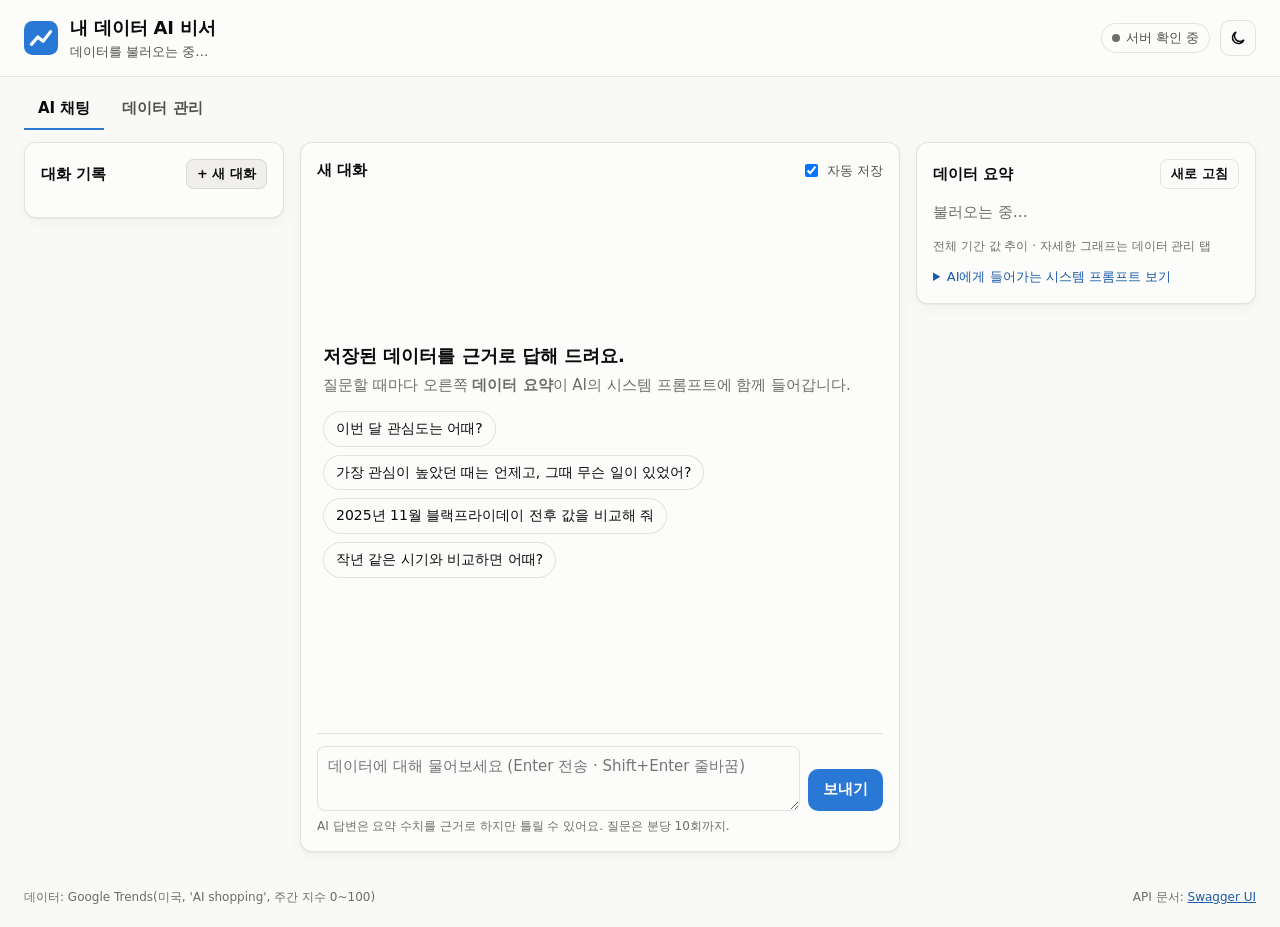
<file: AI_final/mission2/frontend/public/index.html>
<!doctype html>
<html lang="ko">
<head>
  <meta charset="utf-8">
  <meta name="viewport" content="width=device-width, initial-scale=1">
  <title>내 데이터 AI 비서</title>
  <meta name="description" content="저장된 시계열 데이터의 요약을 아는 AI 비서 — 채팅 · 데이터 관리 · 대화 기록">
  <link rel="icon" href="data:image/svg+xml,%3Csvg xmlns='http://www.w3.org/2000/svg' viewBox='0 0 32 32'%3E%3Crect width='32' height='32' rx='8' fill='%232a78d6'/%3E%3Cpath d='M7 22l6-7 5 4 7-9' stroke='white' stroke-width='3' fill='none' stroke-linecap='round' stroke-linejoin='round'/%3E%3C/svg%3E">
  <script>
    // 첫 화면이 깜빡이지 않도록 테마를 CSS 보다 먼저 정한다(저장값 → 기기 설정)
    try { var t = localStorage.getItem("theme"); if (t) document.documentElement.dataset.theme = t; } catch (e) {}
  </script>
  <link rel="stylesheet" href="css/style.css">
  <script src="js/config.js"></script>
  <script type="module" src="js/app.js"></script>
</head>
<body>
  <a class="skip" href="#main">본문으로 건너뛰기</a>

  <header class="topbar">
    <div class="brand">
      <svg class="brand-mark" viewBox="0 0 32 32" aria-hidden="true"><rect width="32" height="32" rx="8"/><path d="M7 22l6-7 5 4 7-9"/></svg>
      <div>
        <h1>내 데이터 AI 비서</h1>
        <p class="dataset" id="dataset-name">데이터를 불러오는 중…</p>
      </div>
    </div>
    <div class="top-actions">
      <span class="status" id="server-status" role="status" aria-live="polite"><span class="dot"></span><span class="label">서버 확인 중</span></span>
      <button class="icon-btn" id="theme-toggle" type="button" aria-label="다크 모드 켜기" title="다크 모드">
        <svg class="i-moon" viewBox="0 0 24 24" aria-hidden="true"><path d="M20 14.5A8 8 0 1 1 9.5 4a6.5 6.5 0 0 0 10.5 10.5z"/></svg>
        <svg class="i-sun" viewBox="0 0 24 24" aria-hidden="true"><circle cx="12" cy="12" r="4"/><path d="M12 2v2M12 20v2M4.9 4.9l1.4 1.4M17.7 17.7l1.4 1.4M2 12h2M20 12h2M4.9 19.1l1.4-1.4M17.7 6.3l1.4-1.4"/></svg>
      </button>
    </div>
  </header>

  <div class="wake" id="wake-banner" hidden role="status" aria-live="polite">
    <span class="spinner" aria-hidden="true"></span>
    <span>무료 서버(Render)가 잠에서 깨는 중입니다 — 첫 접속은 30~60초 걸릴 수 있어요. <b id="wake-sec">0</b>초 경과</span>
  </div>

  <nav class="tabs" role="tablist" aria-label="화면">
    <button role="tab" id="tab-chat" aria-controls="view-chat" aria-selected="true">AI 채팅</button>
    <button role="tab" id="tab-data" aria-controls="view-data" aria-selected="false" tabindex="-1">데이터 관리</button>
  </nav>

  <main id="main">
    <!-- ───────────── AI 채팅 ───────────── -->
    <section class="view view-chat" id="view-chat" role="tabpanel" aria-labelledby="tab-chat">
      <aside class="panel history" aria-labelledby="history-title">
        <div class="panel-head">
          <h2 id="history-title">대화 기록</h2>
          <button class="btn small" id="new-chat" type="button">+ 새 대화</button>
        </div>
        <ul class="conv-list" id="conv-list" aria-live="polite"></ul>
        <p class="empty" id="conv-empty" hidden>저장된 대화가 없습니다. 질문하면 자동으로 저장돼요.</p>
      </aside>

      <section class="panel chat" aria-labelledby="chat-title">
        <div class="panel-head">
          <h2 id="chat-title"><span id="chat-heading">새 대화</span></h2>
          <div class="chat-tools">
            <label class="switch" title="질문과 답을 자동으로 대화 기록에 저장">
              <input type="checkbox" id="autosave" checked> <span>자동 저장</span>
            </label>
            <button class="btn small ghost" id="save-chat" type="button" hidden>대화 저장</button>
          </div>
        </div>
        <form class="save-form" id="save-form" hidden>
          <label for="save-title">제목</label>
          <input id="save-title" maxlength="100" placeholder="비우면 첫 질문으로 저장">
          <button class="btn small" type="submit">저장</button>
          <button class="btn small ghost" type="button" id="save-cancel">취소</button>
        </form>

        <div class="messages" id="messages" aria-live="polite">
          <div class="welcome" id="welcome">
            <p class="welcome-title">저장된 데이터를 근거로 답해 드려요.</p>
            <p class="muted">질문할 때마다 오른쪽 <b>데이터 요약</b>이 AI의 시스템 프롬프트에 함께 들어갑니다.</p>
            <div class="chips" id="examples">
              <button type="button" class="chip">이번 달 관심도는 어때?</button>
              <button type="button" class="chip">가장 관심이 높았던 때는 언제고, 그때 무슨 일이 있었어?</button>
              <button type="button" class="chip">2025년 11월 블랙프라이데이 전후 값을 비교해 줘</button>
              <button type="button" class="chip">작년 같은 시기와 비교하면 어때?</button>
            </div>
          </div>
        </div>

        <form class="composer" id="composer">
          <label class="sr-only" for="question">질문</label>
          <textarea id="question" rows="2" maxlength="2000" placeholder="데이터에 대해 물어보세요 (Enter 전송 · Shift+Enter 줄바꿈)" required></textarea>
          <button class="btn primary" id="send" type="submit">보내기</button>
        </form>
        <p class="hint" id="chat-hint">AI 답변은 요약 수치를 근거로 하지만 틀릴 수 있어요. 질문은 분당 10회까지.</p>
      </section>

      <aside class="panel summary" aria-labelledby="summary-title">
        <div class="panel-head">
          <h2 id="summary-title">데이터 요약</h2>
          <button class="btn small ghost" id="summary-refresh" type="button" title="요약 새로 고침">새로 고침</button>
        </div>
        <div id="summary-body" class="summary-body"><p class="muted">불러오는 중…</p></div>
        <figure class="mini-chart">
          <div id="mini-chart" class="chart-box" aria-hidden="true"></div>
          <figcaption class="muted">전체 기간 값 추이 · 자세한 그래프는 데이터 관리 탭</figcaption>
        </figure>
        <details class="prompt-peek">
          <summary>AI에게 들어가는 시스템 프롬프트 보기</summary>
          <pre id="prompt-text">불러오는 중…</pre>
        </details>
      </aside>
    </section>

    <!-- ───────────── 데이터 관리 ───────────── -->
    <section class="view view-data" id="view-data" role="tabpanel" aria-labelledby="tab-data" hidden>
      <section class="panel" aria-labelledby="stats-title">
        <div class="panel-head">
          <h2 id="stats-title">추이와 지표</h2>
          <div class="filters" role="group" aria-label="그래프 조건">
            <label>기간
              <select id="range">
                <option value="all">전체</option>
                <option value="104">최근 2년</option>
                <option value="52">최근 1년</option>
                <option value="13">최근 13개</option>
              </select>
            </label>
            <label>이동평균
              <select id="ma-window">
                <option value="4">4개</option>
                <option value="8">8개</option>
                <option value="13">13개</option>
              </select>
            </label>
          </div>
        </div>
        <div id="stat-tiles" class="tiles"></div>
        <figure class="main-chart">
          <div id="main-chart" class="chart-box"></div>
          <figcaption class="muted" id="chart-caption"></figcaption>
        </figure>
      </section>

      <div class="data-grid">
        <section class="panel" aria-labelledby="form-title">
          <h2 id="form-title">새 데이터 추가</h2>
          <form id="data-form" class="data-form" novalidate>
            <label>날짜 <input type="date" id="f-date" required></label>
            <label>값 <input type="number" id="f-value" step="any" required inputmode="decimal"></label>
            <label class="wide">메모 <input id="f-memo" maxlength="200" placeholder="사건 · 특이사항(선택)"></label>
            <button class="btn primary" type="submit">추가</button>
          </form>
          <p class="form-msg" id="form-msg" role="status" aria-live="polite"></p>
          <div class="export">
            <span class="muted">내보내기</span>
            <button class="btn small ghost" id="export-csv" type="button">CSV</button>
            <button class="btn small ghost" id="export-json" type="button">JSON</button>
          </div>
        </section>

        <section class="panel" aria-labelledby="table-title">
          <div class="panel-head">
            <h2 id="table-title">데이터 목록 <span class="count" id="data-count"></span></h2>
            <label class="search">
              <span class="sr-only">메모 · 날짜 검색</span>
              <input id="data-search" type="search" placeholder="날짜 · 메모 검색">
            </label>
          </div>
          <div class="table-wrap">
            <table class="data-table">
              <thead><tr><th scope="col">날짜</th><th scope="col" class="num">값</th><th scope="col">메모</th><th scope="col"><span class="sr-only">작업</span></th></tr></thead>
              <tbody id="data-rows"><tr><td colspan="4" class="muted">불러오는 중…</td></tr></tbody>
            </table>
          </div>
        </section>
      </div>
    </section>
  </main>

  <div class="toast" id="toast" role="status" aria-live="polite" hidden></div>

  <footer class="foot">
    <span>데이터: Google Trends(미국, 'AI shopping', 주간 지수 0~100)</span>
    <span>API 문서: <a id="docs-link" href="#" target="_blank" rel="noopener">Swagger UI</a></span>
  </footer>
</body>
</html>
</file>
<file: AI_final/mission2/frontend/public/css/style.css>
/* 내 데이터 AI 비서 — 순수 CSS. 색은 모두 :root 토큰으로 두고 다크 모드에서 토큰만 바꾼다. */

:root {
  color-scheme: light;
  --page: #f9f9f7;
  --surface: #fcfcfb;
  --surface-2: #f0efec;
  --border: rgba(11, 11, 11, 0.1);
  --text: #0b0b0b;
  --text-2: #52514e;
  --muted: #6f6d68;
  --accent: #2a78d6;
  --accent-ink: #1c5cab;
  --accent-wash: #e6f0fc;
  --user-bubble: #2a78d6;
  --user-ink: #ffffff;
  --good: #006300;
  --bad: #b42323;
  --warn-bg: #fff6df;
  --warn-ink: #6b4a00;
  /* 그래프(검증된 팔레트: 1 = 값, 2 = 이동평균) */
  --series-1: #2a78d6;
  --series-2: #eb6834;
  --grid: #e1e0d9;
  --axis: #c3c2b7;
  --shadow: 0 1px 2px rgba(11, 11, 11, 0.06), 0 4px 16px rgba(11, 11, 11, 0.04);
  --radius: 12px;
  font-family: system-ui, -apple-system, "Segoe UI", "Apple SD Gothic Neo", "Malgun Gothic", sans-serif;
}

@media (prefers-color-scheme: dark) {
  :root:not([data-theme="light"]) {
    color-scheme: dark;
    --page: #0d0d0d;
    --surface: #1a1a19;
    --surface-2: #262624;
    --border: rgba(255, 255, 255, 0.1);
    --text: #f0efec;
    --text-2: #c3c2b7;
    --muted: #9a988f;
    --accent: #3987e5;
    --accent-ink: #86b6ef;
    --accent-wash: #16263a;
    --user-bubble: #256abf;
    --user-ink: #ffffff;
    --good: #0ca30c;
    --bad: #f07a7a;
    --warn-bg: #2e2510;
    --warn-ink: #f3cf7a;
    --series-1: #3987e5;
    --series-2: #d95926;
    --grid: #2c2c2a;
    --axis: #383835;
    --shadow: none;
  }
}

:root[data-theme="dark"] {
  color-scheme: dark;
  --page: #0d0d0d;
  --surface: #1a1a19;
  --surface-2: #262624;
  --border: rgba(255, 255, 255, 0.1);
  --text: #f0efec;
  --text-2: #c3c2b7;
  --muted: #9a988f;
  --accent: #3987e5;
  --accent-ink: #86b6ef;
  --accent-wash: #16263a;
  --user-bubble: #256abf;
  --user-ink: #ffffff;
  --good: #0ca30c;
  --bad: #f07a7a;
  --warn-bg: #2e2510;
  --warn-ink: #f3cf7a;
  --series-1: #3987e5;
  --series-2: #d95926;
  --grid: #2c2c2a;
  --axis: #383835;
  --shadow: none;
}

* { box-sizing: border-box; }
html, body { margin: 0; }
body {
  background: var(--page);
  color: var(--text);
  font-size: 15px;
  line-height: 1.55;
  min-height: 100vh;
  display: flex;
  flex-direction: column;
}
h1, h2, p { margin: 0; }
h2 { font-size: 15px; font-weight: 650; }
a { color: var(--accent-ink); }
button, input, select, textarea { font: inherit; color: inherit; }
[hidden] { display: none !important; }
.sr-only { position: absolute; width: 1px; height: 1px; overflow: hidden; clip: rect(0 0 0 0); white-space: nowrap; }
.skip { position: absolute; left: -999px; top: 8px; background: var(--surface); padding: 8px 12px; border-radius: 8px; z-index: 10; }
.skip:focus { left: 8px; }
.muted { color: var(--muted); }
:focus-visible { outline: 2px solid var(--accent); outline-offset: 2px; }

/* ── 상단 ── */
.topbar {
  display: flex; align-items: center; justify-content: space-between; gap: 12px;
  padding: 14px 24px; background: var(--surface); border-bottom: 1px solid var(--border);
}
.brand { display: flex; align-items: center; gap: 12px; min-width: 0; }
.brand > div { min-width: 0; }
.brand-mark { width: 34px; height: 34px; flex: none; }
.brand-mark rect { fill: var(--accent); }
.brand-mark path { stroke: #fff; stroke-width: 3; fill: none; stroke-linecap: round; stroke-linejoin: round; }
.brand h1 { font-size: 18px; font-weight: 700; letter-spacing: -0.01em; }
.dataset { font-size: 13px; color: var(--text-2); white-space: nowrap; overflow: hidden; text-overflow: ellipsis; }
.top-actions { display: flex; align-items: center; gap: 10px; flex: none; }
.status { display: inline-flex; align-items: center; gap: 6px; font-size: 13px; color: var(--text-2);
  padding: 4px 10px; border: 1px solid var(--border); border-radius: 999px; background: var(--surface); }
.status .dot { width: 8px; height: 8px; border-radius: 50%; background: var(--muted); }
.status.ok .dot { background: #0ca30c; }
.status.waking .dot { background: #fab219; animation: pulse 1s infinite; }
.status.down .dot { background: #d03b3b; }
@keyframes pulse { 50% { opacity: 0.3; } }

.icon-btn { width: 36px; height: 36px; display: grid; place-items: center; border-radius: 10px;
  border: 1px solid var(--border); background: var(--surface); cursor: pointer; }
.icon-btn svg { width: 18px; height: 18px; fill: none; stroke: currentColor; stroke-width: 2; stroke-linecap: round; }
.i-sun { display: none; }
:root[data-theme="dark"] .i-sun { display: block; }
:root[data-theme="dark"] .i-moon { display: none; }
@media (prefers-color-scheme: dark) {
  :root:not([data-theme="light"]) .i-sun { display: block; }
  :root:not([data-theme="light"]) .i-moon { display: none; }
}

.wake { display: flex; align-items: center; gap: 10px; padding: 10px 24px; font-size: 14px;
  background: var(--warn-bg); color: var(--warn-ink); border-bottom: 1px solid var(--border); }
.spinner { width: 16px; height: 16px; border-radius: 50%; border: 2px solid currentColor; border-right-color: transparent;
  animation: spin 0.8s linear infinite; flex: none; }
@keyframes spin { to { transform: rotate(360deg); } }

/* ── 탭 ── */
.tabs { display: flex; gap: 4px; padding: 12px 24px 0; }
.tabs button { border: 0; background: none; padding: 8px 14px; border-radius: 10px 10px 0 0; cursor: pointer;
  color: var(--text-2); font-weight: 600; border-bottom: 2px solid transparent; }
.tabs button[aria-selected="true"] { color: var(--text); border-bottom-color: var(--accent); }

main { flex: 1; padding: 12px 24px 24px; width: 100%; max-width: 1480px; margin: 0 auto; }

/* ── 공통 패널 · 버튼 ── */
.panel { background: var(--surface); border: 1px solid var(--border); border-radius: var(--radius); box-shadow: var(--shadow);
  padding: 16px; min-width: 0; }
.panel-head { display: flex; align-items: center; justify-content: space-between; gap: 8px; margin-bottom: 12px; flex-wrap: wrap; }
.btn { border: 1px solid var(--border); background: var(--surface-2); padding: 8px 14px; border-radius: 10px;
  cursor: pointer; font-weight: 600; white-space: nowrap; }
.btn:hover { filter: brightness(0.97); }
.btn:disabled { opacity: 0.55; cursor: not-allowed; }
.btn.primary { background: var(--accent); border-color: transparent; color: #fff; }
.btn.ghost { background: transparent; }
.btn.small { padding: 4px 10px; font-size: 13px; border-radius: 8px; }
.btn.danger { color: var(--bad); }
input, select, textarea { background: var(--surface); border: 1px solid var(--border); border-radius: 8px; padding: 8px 10px; min-width: 0; }
input:focus, select:focus, textarea:focus { outline: 2px solid var(--accent); outline-offset: -1px; }
.empty { color: var(--muted); font-size: 14px; padding: 8px 2px; }

/* ── 채팅 화면: 기록 | 채팅 | 요약 ── */
.view-chat { display: grid; grid-template-columns: 260px minmax(0, 1fr) 340px; gap: 16px; align-items: start; }
.history, .summary { position: sticky; top: 12px; max-height: calc(100vh - 24px); overflow: auto; }

.conv-list { list-style: none; margin: 0; padding: 0; display: flex; flex-direction: column; gap: 4px; }
.conv-item { display: flex; align-items: stretch; border-radius: 10px; }
.conv-item.active { background: var(--accent-wash); }
.conv-open { flex: 1; min-width: 0; text-align: left; border: 0; background: none; padding: 8px 10px; border-radius: 10px; cursor: pointer; }
.conv-open:hover { background: var(--surface-2); }
.conv-item.active .conv-open:hover { background: transparent; }
.conv-title { display: block; font-weight: 600; font-size: 14px; white-space: nowrap; overflow: hidden; text-overflow: ellipsis; }
.conv-meta { display: block; font-size: 12px; color: var(--muted); white-space: nowrap; overflow: hidden; text-overflow: ellipsis; }
.conv-del { border: 0; background: none; color: var(--muted); cursor: pointer; padding: 0 10px; border-radius: 10px; font-size: 13px; }
.conv-del:hover, .conv-del.confirm { color: var(--bad); }

.chat { display: flex; flex-direction: column; min-height: calc(100vh - 190px); }
.chat-tools { display: flex; align-items: center; gap: 8px; }
.switch { display: inline-flex; align-items: center; gap: 6px; font-size: 13px; color: var(--text-2); cursor: pointer; }
.save-form { display: flex; gap: 8px; align-items: center; margin-bottom: 12px; flex-wrap: wrap; font-size: 14px; }
.save-form input { flex: 1; min-width: 160px; }

.messages { flex: 1; display: flex; flex-direction: column; gap: 14px; padding: 4px 2px 12px; overflow-y: auto; max-height: calc(100vh - 330px); min-height: 280px; }
.welcome { margin: auto 0; padding: 12px 4px; }
.welcome-title { font-size: 18px; font-weight: 650; margin-bottom: 4px; }
.chips { display: flex; flex-wrap: wrap; gap: 8px; margin-top: 14px; }
.chip { border: 1px solid var(--border); background: var(--surface); border-radius: 999px; padding: 6px 12px; cursor: pointer; font-size: 14px; text-align: left; }
.chip:hover { border-color: var(--accent); color: var(--accent-ink); }

.msg { max-width: 82%; display: flex; flex-direction: column; gap: 6px; }
.msg.user { align-self: flex-end; align-items: flex-end; }
.bubble { padding: 10px 14px; border-radius: 14px; white-space: normal; overflow-wrap: anywhere; }
.msg.user .bubble { background: var(--user-bubble); color: var(--user-ink); border-bottom-right-radius: 4px; }
.msg.assistant .bubble { background: var(--surface-2); border-bottom-left-radius: 4px; }
.msg.error .bubble { background: var(--warn-bg); color: var(--warn-ink); }
.msg.user.failed .bubble { opacity: 0.6; }
.bubble p + p, .bubble p + ul, .bubble ul + p { margin-top: 8px; }
.bubble ul, .bubble ol { margin: 6px 0 0; padding-left: 20px; }
.msg-meta { display: flex; flex-wrap: wrap; gap: 6px; font-size: 12px; color: var(--muted); }
.tag { display: inline-flex; align-items: center; gap: 4px; padding: 2px 8px; border-radius: 999px; background: var(--accent-wash); color: var(--accent-ink); font-size: 12px; }
.tag.tool::before { content: "도구"; font-weight: 700; }
.typing { display: inline-flex; gap: 4px; align-items: center; }
.typing i { width: 7px; height: 7px; border-radius: 50%; background: var(--muted); animation: blink 1.2s infinite; }
.typing i:nth-child(2) { animation-delay: 0.2s; }
.typing i:nth-child(3) { animation-delay: 0.4s; }
@keyframes blink { 0%, 80%, 100% { opacity: 0.25; } 40% { opacity: 1; } }

.composer { display: flex; gap: 8px; align-items: flex-end; border-top: 1px solid var(--border); padding-top: 12px; }
.composer textarea { flex: 1; resize: vertical; min-height: 48px; max-height: 200px; }
.hint { font-size: 12px; color: var(--muted); margin-top: 6px; }

/* ── 요약 패널 ── */
.summary-body { display: flex; flex-direction: column; gap: 10px; }
.kv { display: grid; grid-template-columns: auto 1fr; gap: 4px 12px; font-size: 14px; margin: 0; }
.kv dt { color: var(--muted); }
.kv dd { margin: 0; text-align: right; font-variant-numeric: tabular-nums; }
.trend-badge { display: inline-flex; align-items: center; gap: 6px; padding: 6px 10px; border-radius: 10px; background: var(--surface-2); font-size: 14px; }
.trend-badge b { font-size: 15px; }
.trend-badge.up b { color: var(--good); }
.trend-badge.down b { color: var(--bad); }
.trend-note { font-size: 12px; color: var(--muted); }
.mini-chart, .main-chart { margin: 12px 0 0; }
.mini-chart figcaption, .main-chart figcaption { font-size: 12px; margin-top: 4px; }
.prompt-peek { margin-top: 12px; font-size: 13px; }
.prompt-peek summary { cursor: pointer; color: var(--accent-ink); }
.prompt-peek pre { white-space: pre-wrap; font-size: 12px; line-height: 1.5; background: var(--surface-2); padding: 10px; border-radius: 8px; max-height: 360px; overflow: auto; }

/* ── 그래프 ── */
.chart-box { position: relative; width: 100%; }
.chart-box svg { display: block; width: 100%; height: auto; overflow: visible; }
.chart-box .grid line { stroke: var(--grid); stroke-width: 1; }
.chart-box .axis line { stroke: var(--axis); stroke-width: 1; }
.chart-box text { fill: var(--muted); font-size: 11px; font-variant-numeric: tabular-nums; }
.chart-box .label-strong { fill: var(--text); font-weight: 650; }
.chart-box .s1 { stroke: var(--series-1); }
.chart-box .s2 { stroke: var(--series-2); }
.chart-box .line { fill: none; stroke-width: 2; stroke-linejoin: round; stroke-linecap: round; }
.chart-box .area { fill: var(--series-1); opacity: 0.1; }
.chart-box .memo-dot { fill: var(--series-1); stroke: var(--surface); stroke-width: 2; }
.chart-box .end-dot { stroke: var(--surface); stroke-width: 2; }
.chart-box .end-dot.s1 { fill: var(--series-1); }
.chart-box .end-dot.s2 { fill: var(--series-2); }
.chart-box .crosshair { stroke: var(--text-2); stroke-width: 1; }
.chart-box .hit { fill: transparent; cursor: crosshair; }
.legend { display: flex; gap: 16px; font-size: 12px; color: var(--text-2); margin-bottom: 6px; flex-wrap: wrap; }
.legend span { display: inline-flex; align-items: center; gap: 6px; }
.legend i { width: 16px; height: 2px; border-radius: 2px; display: inline-block; }
.legend i.dot { width: 8px; height: 8px; border-radius: 50%; }
.tooltip { position: absolute; pointer-events: none; background: var(--surface); border: 1px solid var(--border); box-shadow: 0 4px 16px rgba(0, 0, 0, 0.12);
  border-radius: 8px; padding: 8px 10px; font-size: 12px; min-width: 150px; max-width: 240px; z-index: 2; }
.tooltip .t-date { color: var(--text-2); margin-bottom: 4px; }
.tooltip .t-row { display: flex; align-items: center; gap: 6px; }
.tooltip .t-row b { font-size: 14px; font-variant-numeric: tabular-nums; }
.tooltip .t-row i { width: 12px; height: 2px; display: inline-block; }
.tooltip .t-memo { margin-top: 4px; color: var(--text); }

/* ── 데이터 관리 ── */
.view-data { display: flex; flex-direction: column; gap: 16px; }
.filters { display: flex; gap: 12px; flex-wrap: wrap; font-size: 13px; color: var(--text-2); }
.filters label { display: inline-flex; align-items: center; gap: 6px; }
.tiles { display: grid; grid-template-columns: repeat(auto-fit, minmax(150px, 1fr)); gap: 10px; }
.tile { background: var(--surface-2); border-radius: 10px; padding: 10px 12px; min-width: 0; }
.tile .t-label { font-size: 12px; color: var(--text-2); }
.tile .t-value { font-size: 20px; font-weight: 700; }
.tile .t-sub { font-size: 12px; color: var(--muted); }
.data-grid { display: grid; grid-template-columns: 340px minmax(0, 1fr); gap: 16px; align-items: start; }
.data-form { display: grid; grid-template-columns: 1fr 1fr; gap: 10px; margin-top: 12px; }
.data-form label { display: flex; flex-direction: column; gap: 4px; font-size: 13px; color: var(--text-2); }
.data-form .wide, .data-form button { grid-column: 1 / -1; }
.form-msg { min-height: 1.5em; font-size: 13px; margin-top: 8px; }
.form-msg.ok { color: var(--good); }
.form-msg.err { color: var(--bad); }
.export { display: flex; align-items: center; gap: 8px; margin-top: 12px; padding-top: 12px; border-top: 1px solid var(--border); font-size: 13px; }
.count { font-weight: 400; color: var(--muted); font-size: 13px; }
.search input { width: 220px; }
.table-wrap { max-height: 560px; overflow: auto; border: 1px solid var(--border); border-radius: 10px; }
.data-table { width: 100%; border-collapse: collapse; font-size: 14px; }
.data-table th { position: sticky; top: 0; background: var(--surface-2); text-align: left; font-weight: 600; font-size: 13px; color: var(--text-2); padding: 8px 10px; z-index: 1; }
.data-table td { padding: 6px 10px; border-top: 1px solid var(--border); vertical-align: middle; }
.data-table .num { text-align: right; font-variant-numeric: tabular-nums; }
.data-table td.actions { white-space: nowrap; text-align: right; }
.data-table tr.flash td { animation: flash 1.6s ease-out; }
@keyframes flash { from { background: var(--accent-wash); } to { background: transparent; } }
.data-table input { width: 100%; padding: 4px 6px; }
.data-table input[type="number"] { text-align: right; }

.toast { position: fixed; left: 50%; bottom: 24px; transform: translateX(-50%); background: var(--text); color: var(--page);
  padding: 10px 16px; border-radius: 10px; font-size: 14px; z-index: 20; max-width: calc(100vw - 32px); }
.toast.err { background: var(--bad); color: #fff; }

.foot { display: flex; justify-content: space-between; gap: 12px; flex-wrap: wrap; padding: 12px 24px 20px; font-size: 12px; color: var(--muted); }

/* ── 반응형 ── */
@media (max-width: 1180px) {
  .view-chat { grid-template-columns: 220px minmax(0, 1fr); }
  .summary { grid-column: 1 / -1; position: static; max-height: none; }
}
@media (max-width: 860px) {
  .topbar, .tabs, main, .foot, .wake { padding-left: 16px; padding-right: 16px; }
  .view-chat { grid-template-columns: minmax(0, 1fr); }
  .history { position: static; max-height: 240px; }
  .chat { min-height: 0; }
  .messages { max-height: 60vh; }
  .msg { max-width: 92%; }
  .data-grid { grid-template-columns: minmax(0, 1fr); }
  .search input { width: 100%; }
  .status .label { display: none; }
}
@media (prefers-reduced-motion: reduce) {
  *, *::before, *::after { animation: none !important; transition: none !important; }
}
</file>
